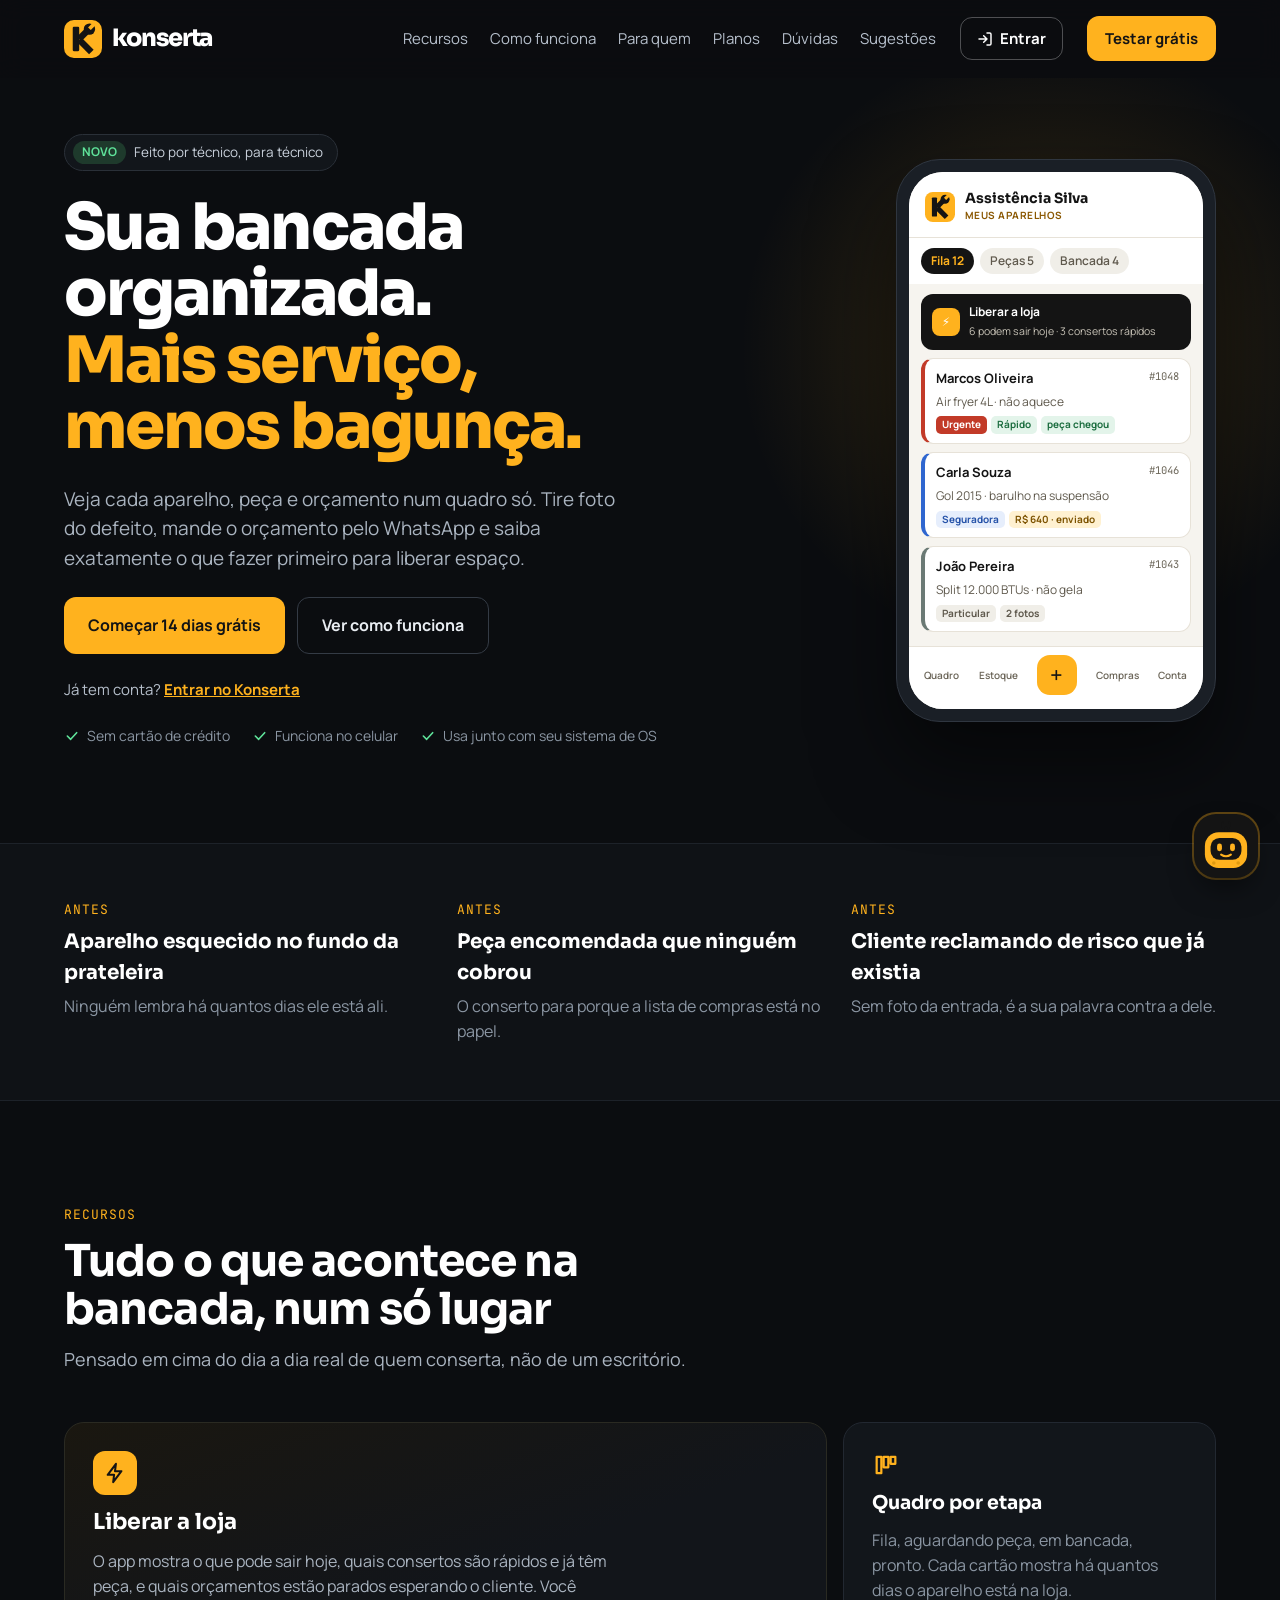
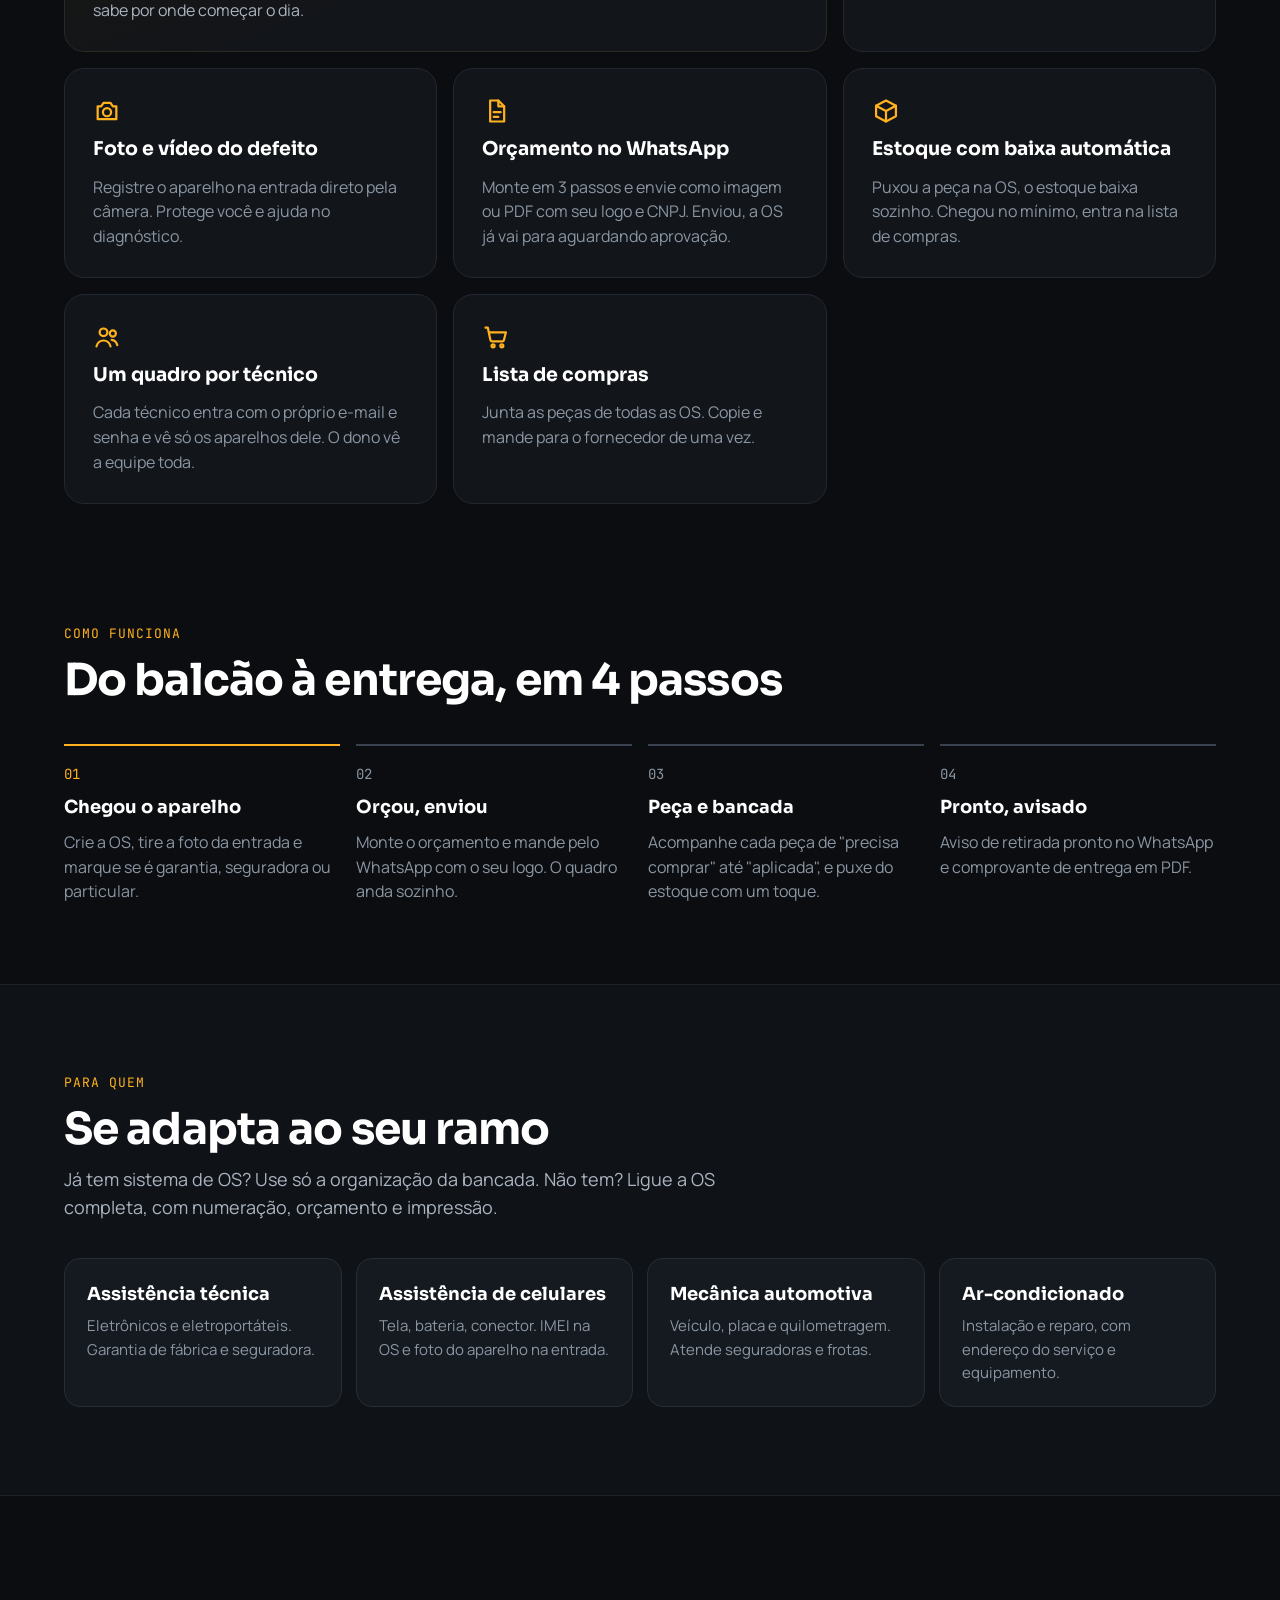
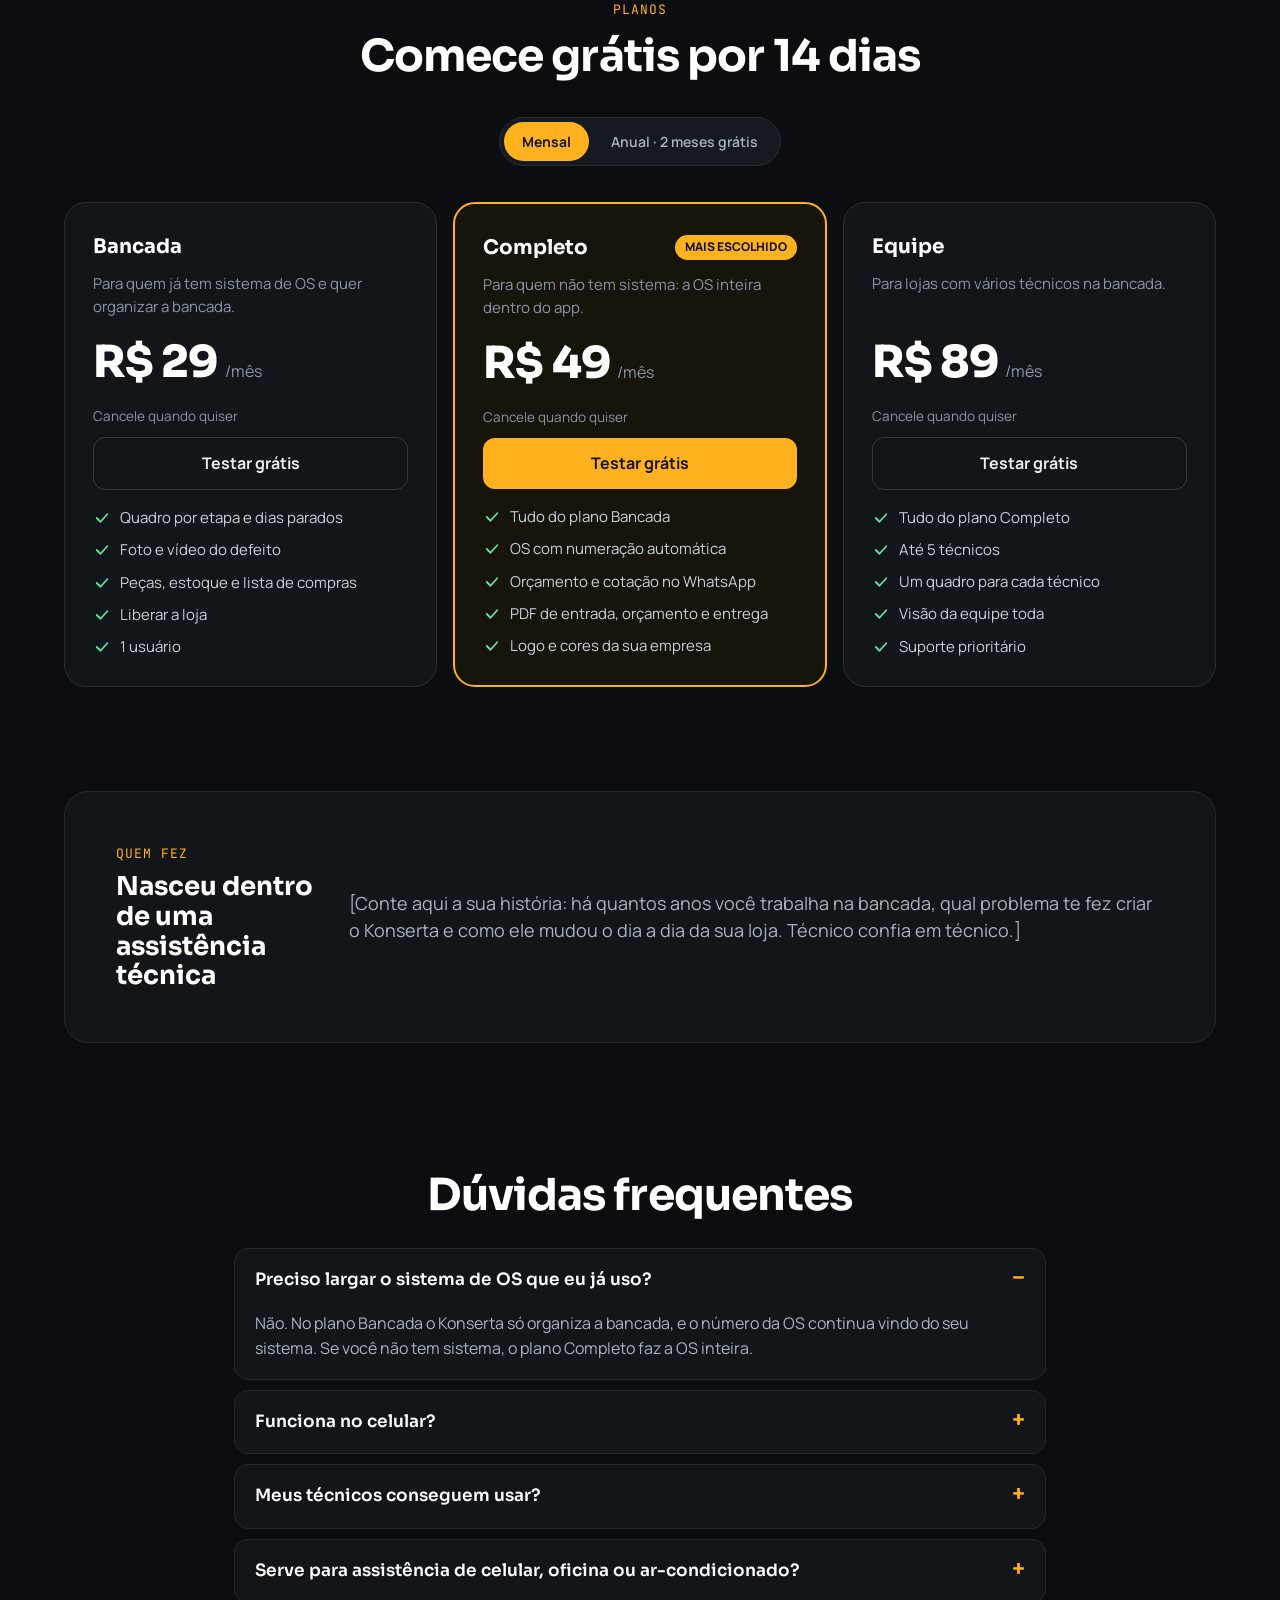
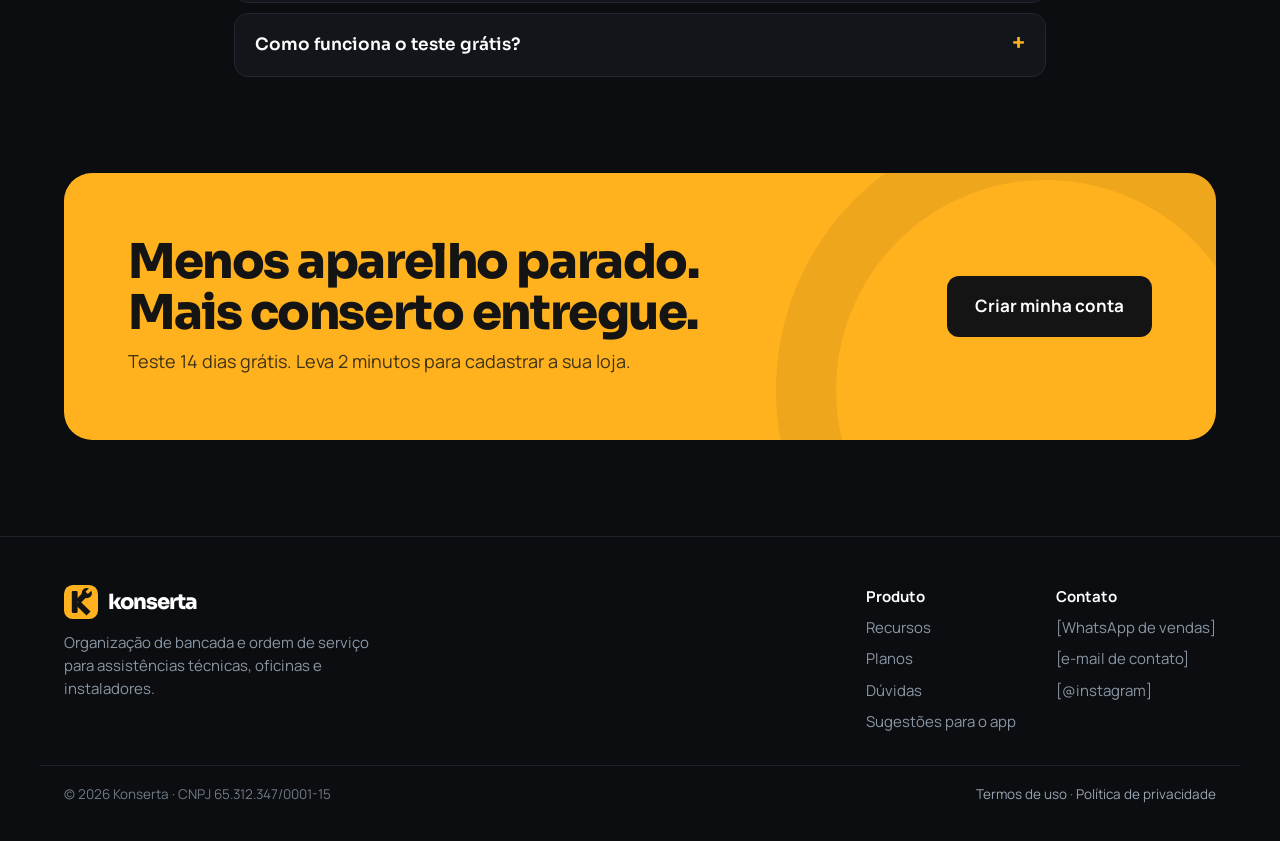
<file: index.html>
<!doctype html>
<html lang="pt-BR">
<head>
<meta charset="utf-8">
<meta name="viewport" content="width=device-width,initial-scale=1">
<title>Konserta — App de Ordem de Serviço para Assistências, Oficinas e Instaladores</title>
<meta name="description" content="Organize a bancada, mande orçamentos pelo WhatsApp com seu logo, controle peças e estoque e saiba o que fazer primeiro para liberar a loja. Teste 14 dias grátis.">
<meta name="theme-color" content="#0b0d10">
<meta property="og:type" content="website">
<meta property="og:title" content="Konserta — sua bancada organizada. Mais serviço, menos bagunça.">
<meta property="og:description" content="App de OS, orçamento e bancada para assistências técnicas, assistências de celulares, oficinas mecânicas e ar-condicionado.">
<meta property="og:locale" content="pt_BR">
<link rel="icon" type="image/svg+xml" href="/icon.svg">
<link rel="preconnect" href="https://fonts.googleapis.com">
<link rel="preconnect" href="https://fonts.gstatic.com" crossorigin>
<link rel="stylesheet" href="https://fonts.googleapis.com/css2?family=Sora:wght@600;700;800&family=Manrope:wght@400;500;600;700&family=JetBrains+Mono:wght@500&display=swap">
<style>
:root{
  --bg:#0b0d10;--bg2:#0f1216;--card:#12161b;--card2:#151a20;--line:#222831;--line2:#2a3038;
  --ink:#e9edf2;--white:#fff;--muted:#8b96a3;--soft:#aab4c0;
  --amber:#ffb21e;--amber-hi:#ffd27a;--graf:#141414;--ok:#5fe39a;
  --display:"Sora",system-ui,sans-serif;--body:"Manrope",system-ui,-apple-system,"Segoe UI",sans-serif;--mono:"JetBrains Mono",ui-monospace,monospace;
}
*{box-sizing:border-box}
html{scroll-behavior:smooth}
body{margin:0;background:var(--bg);color:var(--ink);font-family:var(--body);font-size:16px;line-height:1.55;-webkit-font-smoothing:antialiased;overflow-x:hidden}
img,svg{max-width:100%}
a{color:var(--amber)}a:hover{color:var(--amber-hi)}
:focus-visible{outline:2px solid var(--amber);outline-offset:3px;border-radius:6px}
.wrap{max-width:1200px;margin:0 auto;padding-left:24px;padding-right:24px}
h1,h2,h3{font-family:var(--display);color:var(--white);margin:0;text-wrap:balance}
h2{font-weight:700;font-size:clamp(30px,3.6vw,44px);line-height:1.1;letter-spacing:-.02em}
p{margin:0}
.eyebrow{font-family:var(--mono);color:var(--amber);font-size:13px;letter-spacing:.08em}
.lead{color:var(--soft);font-size:18px}
.head{display:flex;flex-direction:column;gap:12px;max-width:720px}
.btn{display:inline-flex;align-items:center;justify-content:center;gap:8px;font-weight:700;font-size:16px;padding:15px 24px;border-radius:12px;text-decoration:none;transition:transform .15s,background .15s}
.btn:hover{transform:translateY(-1px)}
.btn-amber{background:var(--amber);color:var(--graf)}.btn-amber:hover{background:var(--amber-hi);color:var(--graf)}
.btn-ghost{border:1px solid #343b45;color:var(--ink)}.btn-ghost:hover{border-color:var(--muted);color:var(--white)}
.check{display:flex;align-items:center;gap:7px}
.brand{display:flex;align-items:center;gap:10px;text-decoration:none;color:var(--white)}
.brand b{font-family:var(--display);font-weight:800;letter-spacing:-.045em;font-size:24px}

/* nav */
.nav{position:sticky;top:0;z-index:20;background:rgba(11,13,16,.82);backdrop-filter:blur(12px);-webkit-backdrop-filter:blur(12px);border-bottom:1px solid transparent;transition:border-color .2s}
.nav.scrolled{border-bottom-color:var(--line)}
.nav .wrap{display:flex;align-items:center;gap:24px;padding-top:16px;padding-bottom:16px}
.nav nav{display:flex;gap:22px;margin-left:auto;font-size:15px}
.nav nav a{color:#b7c0cc;text-decoration:none}.nav nav a:hover{color:var(--white)}
.nav .btn{padding:11px 18px;font-size:15px}
.only-sm{display:none}
.nav-login{color:#fff;text-decoration:none;font-weight:700;font-size:15px;border:1.5px solid rgba(255,255,255,.28);border-radius:12px;padding:9px 16px;display:inline-flex;align-items:center;gap:7px;white-space:nowrap}.nav-login:hover{border-color:#ffb21e;color:#ffb21e}
.ja-tem{font-size:15px;color:#b7c0cc}.ja-tem a{color:#ffb21e;font-weight:700}
.menu-btn{display:none;margin-left:auto;background:none;border:1px solid var(--line2);color:var(--ink);border-radius:10px;width:44px;height:44px;align-items:center;justify-content:center;cursor:pointer}

/* hero */
.hero{position:relative;padding-top:56px;padding-bottom:96px;display:flex;flex-wrap:wrap;gap:56px;align-items:center}
.hero::before{content:"";position:absolute;width:620px;height:620px;right:-120px;top:-40px;border-radius:50%;background:radial-gradient(closest-side,rgba(255,178,30,.18),rgba(255,178,30,0));pointer-events:none}
.hero-txt{flex:999 1 480px;min-width:0;position:relative;display:flex;flex-direction:column;gap:24px}
.badge{align-self:flex-start;display:inline-flex;align-items:center;gap:8px;border:1px solid var(--line2);background:var(--card);border-radius:99px;padding:6px 14px 6px 8px;font-size:13.5px;color:#c9d1db}
.badge span{background:#1e3a2c;color:var(--ok);border-radius:99px;padding:2px 9px;font-weight:700;font-size:12px}
h1{font-weight:800;font-size:clamp(38px,5.4vw,64px);line-height:1.04;letter-spacing:-.03em}
h1 em{font-style:normal;color:var(--amber)}
.hero .lead{font-size:19px;max-width:560px}
.ctas{display:flex;gap:12px;flex-wrap:wrap}
.perks{display:flex;gap:22px;flex-wrap:wrap;font-size:14px;color:var(--muted)}

/* phone */
.phone-wrap{flex:1 1 320px;display:flex;justify-content:center;position:relative}
.phone{width:320px;max-width:100%;border-radius:44px;background:#1a1f26;padding:12px;border:1px solid #2f3640;box-shadow:0 40px 80px rgba(0,0,0,.5);animation:float 6s ease-in-out infinite}
@keyframes float{50%{transform:translateY(-10px)}}
.screen{border-radius:34px;background:#f6f4ef;overflow:hidden;color:#141414;font-size:12px}
.s-top{background:#fff;padding:18px 16px 12px;display:flex;align-items:center;gap:10px;border-bottom:1px solid #e7e2d8}
.s-top b{font-family:var(--display);font-size:14px;display:block;line-height:1.15}
.s-top small{font-size:10px;color:#8a5700;font-weight:700;letter-spacing:.05em}
.s-tabs{padding:10px 12px;display:flex;gap:6px;background:#fff}
.s-tabs span{background:#f0eee8;color:#5f594d;border-radius:99px;padding:4px 10px;font-weight:600}
.s-tabs span.on{background:#141414;color:var(--amber);font-weight:700}
.s-list{padding:10px 12px 14px;display:flex;flex-direction:column;gap:8px}
.s-now{background:#141414;color:#fff;border-radius:12px;padding:9px 11px;display:flex;align-items:center;gap:9px}
.s-now i{width:28px;height:28px;border-radius:8px;background:var(--amber);display:flex;align-items:center;justify-content:center;font-style:normal}
.s-now small{color:#c9c4b8;font-size:10.5px}
.s-card{background:#fff;border:1px solid #e7e2d8;border-left:4px solid var(--c);border-radius:12px;padding:9px 11px;display:flex;flex-direction:column;gap:5px}
.s-card .r{display:flex;justify-content:space-between}
.s-card .r b{font-size:13px}.s-card .r span{font-family:var(--mono);color:#6b6558;font-size:10.5px}
.s-card .d{color:#5f594d}
.tags{display:flex;gap:4px;flex-wrap:wrap}
.tags span{border-radius:5px;padding:1px 6px;font-weight:700;font-size:10px}
.s-bar{background:#fff;border-top:1px solid #e7e2d8;display:flex;justify-content:space-around;align-items:center;padding:8px 6px 14px;color:#6b6558;font-size:10px;font-weight:600}
.s-bar .plus{width:40px;height:40px;border-radius:13px;background:var(--amber);color:#141414;display:flex;align-items:center;justify-content:center;font-size:22px;font-weight:500}

/* problema */
.band{background:var(--bg2);border-top:1px solid #1d2229;border-bottom:1px solid #1d2229}
.grid-auto{display:grid;grid-template-columns:repeat(auto-fit,minmax(240px,1fr));gap:28px}
.pain{display:flex;flex-direction:column;gap:6px}
.pain b{font-family:var(--display);font-size:20px;color:var(--white)}
.pain .x{color:var(--muted)}
section{scroll-margin-top:80px}

/* recursos */
.features{display:grid;grid-template-columns:repeat(auto-fit,minmax(300px,1fr));gap:16px}
.feat{background:var(--card);border:1px solid var(--line);border-radius:20px;padding:28px;display:flex;flex-direction:column;gap:10px;min-width:0;transition:border-color .2s,transform .2s}
.feat:hover{border-color:#3a4250;transform:translateY(-2px)}
.feat h3{font-size:19px}
.feat p{color:var(--muted)}
.feat.big{grid-column:span 2;background:linear-gradient(160deg,#1a1710,#12151a 60%);border-color:#2a2a22}
.feat.big h3{font-size:22px}.feat.big p{color:var(--soft);max-width:520px}
.feat .ico{width:44px;height:44px;border-radius:12px;background:var(--amber);display:flex;align-items:center;justify-content:center}
@media (max-width:700px){.feat.big{grid-column:auto}}

/* passos */
.steps{list-style:none;margin:0;padding:0;display:grid;grid-template-columns:repeat(auto-fit,minmax(230px,1fr));gap:16px}
.steps li{border-top:2px solid #3a4250;padding-top:18px;display:flex;flex-direction:column;gap:8px}
.steps li:first-child{border-top-color:var(--amber)}
.steps .n{font-family:var(--mono);color:var(--muted);font-size:14px}.steps li:first-child .n{color:var(--amber)}
.steps b{font-family:var(--display);color:var(--white);font-size:18px}
.steps span:last-child{color:var(--muted)}

/* ramos */
.ramos{display:grid;grid-template-columns:repeat(auto-fit,minmax(240px,1fr));gap:14px}
.ramo{background:var(--card2);border:1px solid #262d36;border-radius:16px;padding:22px;display:flex;flex-direction:column;gap:6px}
.ramo b{font-family:var(--display);color:var(--white);font-size:18px}
.ramo span{color:var(--muted);font-size:15px}

/* planos */
.toggle{display:flex;gap:4px;background:var(--card2);border:1px solid #262d36;border-radius:99px;padding:4px}
.toggle button{border:0;border-radius:99px;padding:10px 18px;font:600 14px var(--body);cursor:pointer;background:transparent;color:var(--soft)}
.toggle button[aria-pressed="true"]{background:var(--amber);color:var(--graf);font-weight:700}
.plans{width:100%;display:grid;grid-template-columns:repeat(auto-fit,minmax(280px,1fr));gap:16px}
.plan{background:var(--card);border:1px solid #262d36;border-radius:22px;padding:28px;display:flex;flex-direction:column;gap:10px;min-width:0}
.plan.top{background:#17140c;border:2px solid var(--amber)}
.plan .t{display:flex;align-items:center;justify-content:space-between;gap:8px}
.plan .t b{font-family:var(--display);font-size:20px;color:var(--white)}
.plan .tag{background:var(--amber);color:var(--graf);border-radius:99px;padding:3px 10px;font-size:12px;font-weight:800}
.plan .para{color:var(--muted);font-size:15px;min-height:46px}
.price{display:flex;align-items:baseline;gap:6px}
.price strong{font-family:var(--display);font-weight:800;font-size:44px;color:var(--white);letter-spacing:-.02em}
.price span{color:var(--muted)}
.plan .obs{color:var(--muted);font-size:13.5px;min-height:20px}
.plan .btn{padding:13px}
.plan ul{list-style:none;margin:6px 0 0;padding:0;display:flex;flex-direction:column;gap:9px}
.plan li{display:flex;gap:9px;color:#c9d1db;font-size:15px}
.plan li svg{flex:0 0 auto;margin-top:3px}

/* história */
.story{background:var(--card);border:1px solid var(--line);border-radius:24px;padding:clamp(28px,4vw,56px);display:flex;flex-wrap:wrap;gap:32px;align-items:center}
.story>div{flex:1 1 200px;display:flex;flex-direction:column;gap:8px}
.story>div b{font-family:var(--display);color:var(--white);font-size:26px;line-height:1.15}
.story p{flex:999 1 420px;min-width:0;color:var(--soft);font-size:18px}

/* faq */
.faq{display:flex;flex-direction:column;gap:10px}
.faq details{background:var(--card);border:1px solid var(--line);border-radius:14px}
.faq summary{list-style:none;cursor:pointer;color:var(--white);padding:18px 20px;display:flex;justify-content:space-between;gap:16px;font-family:var(--display);font-weight:600;font-size:17px}
.faq summary::-webkit-details-marker{display:none}
.faq summary::after{content:"+";color:var(--amber);font-size:22px;line-height:1;transition:transform .2s}
.faq details[open] summary::after{content:"−"}
.faq details p{padding:0 20px 18px;color:var(--soft)}

/* cta */
.cta{position:relative;overflow:hidden;border-radius:28px;background:var(--amber);color:var(--graf);padding:clamp(36px,5vw,72px);display:flex;flex-wrap:wrap;gap:28px;align-items:center;justify-content:space-between}
.cta::after{content:"";position:absolute;width:420px;height:420px;right:-100px;bottom:-220px;border-radius:50%;border:60px solid rgba(20,20,20,.07);pointer-events:none}
.cta div{flex:999 1 420px;min-width:0;display:flex;flex-direction:column;gap:10px;position:relative}
.cta h2{color:var(--graf);font-weight:800;font-size:clamp(30px,4vw,48px);line-height:1.05;letter-spacing:-.03em}
.cta p{font-size:18px;color:#3d3216}
.cta .btn{position:relative;background:var(--graf);color:#fff;font-size:17px;padding:17px 28px}.cta .btn:hover{background:#000;color:#fff}

/* footer */
footer{border-top:1px solid #1d2229}
.foot{display:flex;flex-wrap:wrap;gap:40px;justify-content:space-between;padding-top:48px;padding-bottom:32px}
.foot .col{display:flex;flex-direction:column;gap:8px;font-size:15px}
.foot .col b{color:var(--white)}
.foot .col a,.foot .col span{color:var(--muted);text-decoration:none}.foot .col a:hover{color:var(--white)}
.legal a{color:#9aa4b0;text-decoration:none}.legal a:hover{color:#ffb21e}
.legal{border-top:1px solid #1d2229;display:flex;flex-wrap:wrap;gap:16px;justify-content:space-between;color:#6f7a87;font-size:13.5px;padding-top:18px;padding-bottom:36px}

/* reveal */
.reveal{transition:opacity .6s ease,transform .6s ease}
.js .reveal:not(.in){opacity:0;transform:translateY(18px)}

@media (max-width:860px){
  .nav nav{display:none;position:absolute;top:100%;left:0;right:0;flex-direction:column;gap:0;background:var(--bg);border-bottom:1px solid var(--line);padding:8px 24px 16px}
  .nav nav.open{display:flex}
  .nav nav a{padding:12px 0;border-bottom:1px solid #1a1f26}
  .menu-btn{display:inline-flex}
  .nav .btn{padding:9px 14px;font-size:14px}
  .nav-login{padding:8px 12px;font-size:14px}
  .menu-btn{order:5;margin-left:0}
  .brand{margin-right:auto}
  .nav .wrap{gap:10px}
  .nav .btn,.nav-login{white-space:nowrap}
  .nav nav a.only-sm{display:block;color:#ffb21e;font-weight:700}
}
@media (max-width:400px){
  .brand b{display:none}
}
@media (prefers-reduced-motion:reduce){.phone{animation:none}.reveal,.btn,.feat{transition:none}.js .reveal:not(.in){opacity:1;transform:none}html{scroll-behavior:auto}}
</style>
</head>
<body>

<header class="nav" id="nav">
  <div class="wrap">
    <a href="#topo" class="brand" aria-label="Konserta, início">
      <svg width="38" height="38" viewBox="0 0 100 100" aria-hidden="true"><rect width="100" height="100" rx="26" fill="#ffb21e"/><rect x="23" y="18" width="17" height="64" rx="3" fill="#141414"/><path d="M40 52 L72 84" stroke="#141414" stroke-width="17"/><path d="M40 50 L59 31" stroke="#141414" stroke-width="17"/><circle cx="67" cy="24" r="15" fill="#141414"/><rect x="69" y="6" width="10" height="20" fill="#ffb21e" transform="rotate(45 74 16)"/></svg>
      <b>konserta</b>
    </a>
    <button class="menu-btn" id="menuBtn" type="button" aria-label="Abrir menu" aria-expanded="false" aria-controls="menu">
      <svg width="22" height="22" viewBox="0 0 24 24" fill="none" stroke="currentColor" stroke-width="2" stroke-linecap="round" aria-hidden="true"><path d="M4 7h16M4 12h16M4 17h16"/></svg>
    </button>
    <nav id="menu" aria-label="Principal">
      <a href="#recursos">Recursos</a>
      <a href="#como">Como funciona</a>
      <a href="#ramos">Para quem</a>
      <a href="#planos">Planos</a>
      <a href="#duvidas">Dúvidas</a>
      <a href="/sugestoes">Sugestões</a>
      <a href="/entrar" class="only-sm">Entrar</a>
    </nav>
    <a href="/entrar" class="nav-login"><svg width="16" height="16" viewBox="0 0 24 24" fill="none" stroke="currentColor" stroke-width="2.2" stroke-linecap="round" stroke-linejoin="round" aria-hidden="true"><path d="M15 3h4a2 2 0 0 1 2 2v14a2 2 0 0 1-2 2h-4M10 17l5-5-5-5M15 12H3"/></svg>Entrar</a>
    <a href="/cadastro" class="btn btn-amber">Testar grátis</a>
  </div>
</header>

<main id="topo">
  <section class="wrap hero">
    <div class="hero-txt">
      <span class="badge"><span>NOVO</span>Feito por técnico, para técnico</span>
      <h1>Sua bancada organizada.<br><em>Mais serviço,<br>menos bagunça.</em></h1>
      <p class="lead">Veja cada aparelho, peça e orçamento num quadro só. Tire foto do defeito, mande o orçamento pelo WhatsApp e saiba exatamente o que fazer primeiro para liberar espaço.</p>
      <div class="ctas">
        <a href="/cadastro" class="btn btn-amber">Começar 14 dias grátis</a>
        <a href="#como" class="btn btn-ghost">Ver como funciona</a>
      </div>
      <p class="ja-tem">Já tem conta? <a href="/entrar">Entrar no Konserta</a></p>
      <div class="perks">
        <span class="check"><svg width="16" height="16" viewBox="0 0 24 24" fill="none" stroke="#5fe39a" stroke-width="2.4" stroke-linecap="round" stroke-linejoin="round" aria-hidden="true"><path d="M5 12l5 5 9-10"/></svg>Sem cartão de crédito</span>
        <span class="check"><svg width="16" height="16" viewBox="0 0 24 24" fill="none" stroke="#5fe39a" stroke-width="2.4" stroke-linecap="round" stroke-linejoin="round" aria-hidden="true"><path d="M5 12l5 5 9-10"/></svg>Funciona no celular</span>
        <span class="check"><svg width="16" height="16" viewBox="0 0 24 24" fill="none" stroke="#5fe39a" stroke-width="2.4" stroke-linecap="round" stroke-linejoin="round" aria-hidden="true"><path d="M5 12l5 5 9-10"/></svg>Usa junto com seu sistema de OS</span>
      </div>
    </div>

    <div class="phone-wrap" aria-hidden="true">
      <div class="phone"><div class="screen">
        <div class="s-top">
          <svg width="30" height="30" viewBox="0 0 100 100"><rect width="100" height="100" rx="26" fill="#ffb21e"/><rect x="23" y="18" width="17" height="64" rx="3" fill="#141414"/><path d="M40 52 L72 84" stroke="#141414" stroke-width="17"/><path d="M40 50 L59 31" stroke="#141414" stroke-width="17"/><circle cx="67" cy="24" r="15" fill="#141414"/><rect x="69" y="6" width="10" height="20" fill="#ffb21e" transform="rotate(45 74 16)"/></svg>
          <span><b>Assistência Silva</b><small>MEUS APARELHOS</small></span>
        </div>
        <div class="s-tabs"><span class="on">Fila 12</span><span>Peças 5</span><span>Bancada 4</span></div>
        <div class="s-list">
          <div class="s-now"><i>⚡</i><span><b>Liberar a loja</b><br><small>6 podem sair hoje · 3 consertos rápidos</small></span></div>
          <div class="s-card" style="--c:#c23a28"><div class="r"><b>Marcos Oliveira</b><span>#1048</span></div><span class="d">Air fryer 4L · não aquece</span><div class="tags"><span style="background:#c23a28;color:#fff">Urgente</span><span style="background:#e3f4ea;color:#1d6e40">Rápido</span><span style="background:#e3f4ea;color:#1d6e40">peça chegou</span></div></div>
          <div class="s-card" style="--c:#2f66cf"><div class="r"><b>Carla Souza</b><span>#1046</span></div><span class="d">Gol 2015 · barulho na suspensão</span><div class="tags"><span style="background:#e6eefc;color:#2552a8">Seguradora</span><span style="background:#fff1d1;color:#7d5300">R$ 640 · enviado</span></div></div>
          <div class="s-card" style="--c:#6b7a75"><div class="r"><b>João Pereira</b><span>#1043</span></div><span class="d">Split 12.000 BTUs · não gela</span><div class="tags"><span style="background:#f0eee8;color:#5f594d">Particular</span><span style="background:#f0eee8;color:#5f594d">2 fotos</span></div></div>
        </div>
        <div class="s-bar"><span>Quadro</span><span>Estoque</span><span class="plus">+</span><span>Compras</span><span>Conta</span></div>
      </div></div>
    </div>
  </section>

  <section class="band">
    <div class="wrap grid-auto" style="padding-top:56px;padding-bottom:56px">
      <div class="pain reveal"><span class="eyebrow">ANTES</span><b>Aparelho esquecido no fundo da prateleira</b><span class="x">Ninguém lembra há quantos dias ele está ali.</span></div>
      <div class="pain reveal"><span class="eyebrow">ANTES</span><b>Peça encomendada que ninguém cobrou</b><span class="x">O conserto para porque a lista de compras está no papel.</span></div>
      <div class="pain reveal"><span class="eyebrow">ANTES</span><b>Cliente reclamando de risco que já existia</b><span class="x">Sem foto da entrada, é a sua palavra contra a dele.</span></div>
    </div>
  </section>

  <section id="recursos" class="wrap" style="padding-top:104px;padding-bottom:40px;display:flex;flex-direction:column;gap:48px">
    <div class="head reveal">
      <span class="eyebrow">RECURSOS</span>
      <h2>Tudo o que acontece na bancada, num só lugar</h2>
      <p class="lead">Pensado em cima do dia a dia real de quem conserta, não de um escritório.</p>
    </div>
    <div class="features">
      <article class="feat big reveal">
        <span class="ico"><svg width="22" height="22" viewBox="0 0 24 24" fill="none" stroke="#141414" stroke-width="2.2" stroke-linecap="round" stroke-linejoin="round" aria-hidden="true"><path d="M13 2L4 14h7l-1 8 9-12h-7z"/></svg></span>
        <h3>Liberar a loja</h3>
        <p>O app mostra o que pode sair hoje, quais consertos são rápidos e já têm peça, e quais orçamentos estão parados esperando o cliente. Você sabe por onde começar o dia.</p>
      </article>
      <article class="feat reveal">
        <svg width="28" height="28" viewBox="0 0 24 24" fill="none" stroke="#ffb21e" stroke-width="1.9" stroke-linecap="round" stroke-linejoin="round" aria-hidden="true"><path d="M4 5h4v14H4zM10 5h4v9h-4zM16 5h4v6h-4z"/></svg>
        <h3>Quadro por etapa</h3>
        <p>Fila, aguardando peça, em bancada, pronto. Cada cartão mostra há quantos dias o aparelho está na loja.</p>
      </article>
      <article class="feat reveal">
        <svg width="28" height="28" viewBox="0 0 24 24" fill="none" stroke="#ffb21e" stroke-width="1.9" stroke-linecap="round" stroke-linejoin="round" aria-hidden="true"><path d="M4 8h3l2-3h6l2 3h3v11H4z"/><circle cx="12" cy="13" r="3.5"/></svg>
        <h3>Foto e vídeo do defeito</h3>
        <p>Registre o aparelho na entrada direto pela câmera. Protege você e ajuda no diagnóstico.</p>
      </article>
      <article class="feat reveal">
        <svg width="28" height="28" viewBox="0 0 24 24" fill="none" stroke="#ffb21e" stroke-width="1.9" stroke-linecap="round" stroke-linejoin="round" aria-hidden="true"><path d="M7 3h7l5 5v13H7z"/><path d="M14 3v5h5M10 13h6M10 17h4"/></svg>
        <h3>Orçamento no WhatsApp</h3>
        <p>Monte em 3 passos e envie como imagem ou PDF com seu logo e CNPJ. Enviou, a OS já vai para aguardando aprovação.</p>
      </article>
      <article class="feat reveal">
        <svg width="28" height="28" viewBox="0 0 24 24" fill="none" stroke="#ffb21e" stroke-width="1.9" stroke-linecap="round" stroke-linejoin="round" aria-hidden="true"><path d="M3.5 7.5L12 3l8.5 4.5v9L12 21l-8.5-4.5z"/><path d="M3.5 7.5L12 12l8.5-4.5M12 12v9"/></svg>
        <h3>Estoque com baixa automática</h3>
        <p>Puxou a peça na OS, o estoque baixa sozinho. Chegou no mínimo, entra na lista de compras.</p>
      </article>
      <article class="feat reveal">
        <svg width="28" height="28" viewBox="0 0 24 24" fill="none" stroke="#ffb21e" stroke-width="1.9" stroke-linecap="round" stroke-linejoin="round" aria-hidden="true"><circle cx="9" cy="8" r="3.3"/><path d="M3 20c.9-3.4 3.2-5 6-5s5.1 1.6 6 5"/><circle cx="17" cy="9" r="2.6"/><path d="M16 14.5c2.3.2 4 1.7 4.8 4.5"/></svg>
        <h3>Um quadro por técnico</h3>
        <p>Cada técnico entra com o próprio e-mail e senha e vê só os aparelhos dele. O dono vê a equipe toda.</p>
      </article>
      <article class="feat reveal">
        <svg width="28" height="28" viewBox="0 0 24 24" fill="none" stroke="#ffb21e" stroke-width="1.9" stroke-linecap="round" stroke-linejoin="round" aria-hidden="true"><path d="M3 4h2l2.2 10.5a1.5 1.5 0 0 0 1.5 1.2h8.6a1.5 1.5 0 0 0 1.5-1.2L20.5 8H6.2"/><circle cx="9.5" cy="19.5" r="1.3"/><circle cx="17" cy="19.5" r="1.3"/></svg>
        <h3>Lista de compras</h3>
        <p>Junta as peças de todas as OS. Copie e mande para o fornecedor de uma vez.</p>
      </article>
    </div>
  </section>

  <section id="como" class="wrap" style="padding-top:80px;padding-bottom:80px;display:flex;flex-direction:column;gap:40px">
    <div class="head reveal"><span class="eyebrow">COMO FUNCIONA</span><h2>Do balcão à entrega, em 4 passos</h2></div>
    <ol class="steps">
      <li class="reveal"><span class="n">01</span><b>Chegou o aparelho</b><span>Crie a OS, tire a foto da entrada e marque se é garantia, seguradora ou particular.</span></li>
      <li class="reveal"><span class="n">02</span><b>Orçou, enviou</b><span>Monte o orçamento e mande pelo WhatsApp com o seu logo. O quadro anda sozinho.</span></li>
      <li class="reveal"><span class="n">03</span><b>Peça e bancada</b><span>Acompanhe cada peça de "precisa comprar" até "aplicada", e puxe do estoque com um toque.</span></li>
      <li class="reveal"><span class="n">04</span><b>Pronto, avisado</b><span>Aviso de retirada pronto no WhatsApp e comprovante de entrega em PDF.</span></li>
    </ol>
  </section>

  <section id="ramos" class="band">
    <div class="wrap" style="padding-top:88px;padding-bottom:88px;display:flex;flex-direction:column;gap:36px">
      <div class="head reveal">
        <span class="eyebrow">PARA QUEM</span>
        <h2>Se adapta ao seu ramo</h2>
        <p class="lead">Já tem sistema de OS? Use só a organização da bancada. Não tem? Ligue a OS completa, com numeração, orçamento e impressão.</p>
      </div>
      <div class="ramos">
        <div class="ramo reveal"><b>Assistência técnica</b><span>Eletrônicos e eletroportáteis. Garantia de fábrica e seguradora.</span></div>
        <div class="ramo reveal"><b>Assistência de celulares</b><span>Tela, bateria, conector. IMEI na OS e foto do aparelho na entrada.</span></div>
        <div class="ramo reveal"><b>Mecânica automotiva</b><span>Veículo, placa e quilometragem. Atende seguradoras e frotas.</span></div>
        <div class="ramo reveal"><b>Ar-condicionado</b><span>Instalação e reparo, com endereço do serviço e equipamento.</span></div>
      </div>
    </div>
  </section>

  <section id="planos" class="wrap" style="padding-top:104px;padding-bottom:80px;display:flex;flex-direction:column;gap:36px;align-items:center">
    <div class="head reveal" style="align-items:center;text-align:center"><span class="eyebrow">PLANOS</span><h2>Comece grátis por 14 dias</h2></div>
    <div class="toggle" role="group" aria-label="Período de cobrança">
      <button type="button" data-periodo="mensal" aria-pressed="true">Mensal</button>
      <button type="button" data-periodo="anual" aria-pressed="false">Anual · 2 meses grátis</button>
    </div>
    <div class="plans">
      <div class="plan reveal" data-mensal="29">
        <div class="t"><b>Bancada</b></div>
        <span class="para">Para quem já tem sistema de OS e quer organizar a bancada.</span>
        <div class="price"><strong>R$ 29</strong><span>/mês</span></div>
        <span class="obs">Cancele quando quiser</span>
        <a href="/cadastro" class="btn btn-ghost">Testar grátis</a>
        <ul><li><svg width="18" height="18" viewBox="0 0 24 24" fill="none" stroke="#5fe39a" stroke-width="2.4" stroke-linecap="round" stroke-linejoin="round" aria-hidden="true"><path d="M5 12l5 5 9-10"/></svg>Quadro por etapa e dias parados</li><li><svg width="18" height="18" viewBox="0 0 24 24" fill="none" stroke="#5fe39a" stroke-width="2.4" stroke-linecap="round" stroke-linejoin="round" aria-hidden="true"><path d="M5 12l5 5 9-10"/></svg>Foto e vídeo do defeito</li><li><svg width="18" height="18" viewBox="0 0 24 24" fill="none" stroke="#5fe39a" stroke-width="2.4" stroke-linecap="round" stroke-linejoin="round" aria-hidden="true"><path d="M5 12l5 5 9-10"/></svg>Peças, estoque e lista de compras</li><li><svg width="18" height="18" viewBox="0 0 24 24" fill="none" stroke="#5fe39a" stroke-width="2.4" stroke-linecap="round" stroke-linejoin="round" aria-hidden="true"><path d="M5 12l5 5 9-10"/></svg>Liberar a loja</li><li><svg width="18" height="18" viewBox="0 0 24 24" fill="none" stroke="#5fe39a" stroke-width="2.4" stroke-linecap="round" stroke-linejoin="round" aria-hidden="true"><path d="M5 12l5 5 9-10"/></svg>1 usuário</li></ul>
      </div>
      <div class="plan top reveal" data-mensal="49">
        <div class="t"><b>Completo</b><span class="tag">MAIS ESCOLHIDO</span></div>
        <span class="para">Para quem não tem sistema: a OS inteira dentro do app.</span>
        <div class="price"><strong>R$ 49</strong><span>/mês</span></div>
        <span class="obs">Cancele quando quiser</span>
        <a href="/cadastro" class="btn btn-amber">Testar grátis</a>
        <ul><li><svg width="18" height="18" viewBox="0 0 24 24" fill="none" stroke="#5fe39a" stroke-width="2.4" stroke-linecap="round" stroke-linejoin="round" aria-hidden="true"><path d="M5 12l5 5 9-10"/></svg>Tudo do plano Bancada</li><li><svg width="18" height="18" viewBox="0 0 24 24" fill="none" stroke="#5fe39a" stroke-width="2.4" stroke-linecap="round" stroke-linejoin="round" aria-hidden="true"><path d="M5 12l5 5 9-10"/></svg>OS com numeração automática</li><li><svg width="18" height="18" viewBox="0 0 24 24" fill="none" stroke="#5fe39a" stroke-width="2.4" stroke-linecap="round" stroke-linejoin="round" aria-hidden="true"><path d="M5 12l5 5 9-10"/></svg>Orçamento e cotação no WhatsApp</li><li><svg width="18" height="18" viewBox="0 0 24 24" fill="none" stroke="#5fe39a" stroke-width="2.4" stroke-linecap="round" stroke-linejoin="round" aria-hidden="true"><path d="M5 12l5 5 9-10"/></svg>PDF de entrada, orçamento e entrega</li><li><svg width="18" height="18" viewBox="0 0 24 24" fill="none" stroke="#5fe39a" stroke-width="2.4" stroke-linecap="round" stroke-linejoin="round" aria-hidden="true"><path d="M5 12l5 5 9-10"/></svg>Logo e cores da sua empresa</li></ul>
      </div>
      <div class="plan reveal" data-mensal="89">
        <div class="t"><b>Equipe</b></div>
        <span class="para">Para lojas com vários técnicos na bancada.</span>
        <div class="price"><strong>R$ 89</strong><span>/mês</span></div>
        <span class="obs">Cancele quando quiser</span>
        <a href="/cadastro" class="btn btn-ghost">Testar grátis</a>
        <ul><li><svg width="18" height="18" viewBox="0 0 24 24" fill="none" stroke="#5fe39a" stroke-width="2.4" stroke-linecap="round" stroke-linejoin="round" aria-hidden="true"><path d="M5 12l5 5 9-10"/></svg>Tudo do plano Completo</li><li><svg width="18" height="18" viewBox="0 0 24 24" fill="none" stroke="#5fe39a" stroke-width="2.4" stroke-linecap="round" stroke-linejoin="round" aria-hidden="true"><path d="M5 12l5 5 9-10"/></svg>Até 5 técnicos</li><li><svg width="18" height="18" viewBox="0 0 24 24" fill="none" stroke="#5fe39a" stroke-width="2.4" stroke-linecap="round" stroke-linejoin="round" aria-hidden="true"><path d="M5 12l5 5 9-10"/></svg>Um quadro para cada técnico</li><li><svg width="18" height="18" viewBox="0 0 24 24" fill="none" stroke="#5fe39a" stroke-width="2.4" stroke-linecap="round" stroke-linejoin="round" aria-hidden="true"><path d="M5 12l5 5 9-10"/></svg>Visão da equipe toda</li><li><svg width="18" height="18" viewBox="0 0 24 24" fill="none" stroke="#5fe39a" stroke-width="2.4" stroke-linecap="round" stroke-linejoin="round" aria-hidden="true"><path d="M5 12l5 5 9-10"/></svg>Suporte prioritário</li></ul>
      </div>
    </div>
  </section>

  <section class="wrap" style="padding-top:24px;padding-bottom:88px">
    <div class="story reveal">
      <div><span class="eyebrow">QUEM FEZ</span><b>Nasceu dentro de uma assistência técnica</b></div>
      <p>[Conte aqui a sua história: há quantos anos você trabalha na bancada, qual problema te fez criar o Konserta e como ele mudou o dia a dia da sua loja. Técnico confia em técnico.]</p>
    </div>
  </section>

  <section id="duvidas" class="wrap" style="max-width:860px;padding-top:40px;padding-bottom:96px;display:flex;flex-direction:column;gap:28px">
    <h2 style="text-align:center">Dúvidas frequentes</h2>
    <div class="faq">
      <details open><summary>Preciso largar o sistema de OS que eu já uso?</summary><p>Não. No plano Bancada o Konserta só organiza a bancada, e o número da OS continua vindo do seu sistema. Se você não tem sistema, o plano Completo faz a OS inteira.</p></details>
      <details><summary>Funciona no celular?</summary><p>Sim. Foi feito para ser usado com o celular na mão, na bancada: tire foto, mude a etapa e mande o orçamento sem ir até o computador.</p></details>
      <details><summary>Meus técnicos conseguem usar?</summary><p>Sim. Cada pessoa entra com o próprio e-mail e senha. O dono cadastra a equipe, escolhe a função de cada um (gerente, atendente, técnico, financeiro), e o técnico vê só os aparelhos dele.</p></details>
      <details><summary>Serve para assistência de celular, oficina ou ar-condicionado?</summary><p>Serve. No cadastro você escolhe o ramo, e os campos mudam: IMEI na assistência de celulares, veículo, placa e quilometragem na oficina, endereço do serviço no ar-condicionado.</p></details>
      <details><summary>Como funciona o teste grátis?</summary><p>Você usa tudo por 14 dias sem cadastrar cartão. Se gostar, escolhe um plano. Se não, sua conta só para de funcionar.</p></details>
    </div>
  </section>

  <section id="comecar" class="wrap" style="padding-bottom:96px">
    <div class="cta reveal">
      <div>
        <h2>Menos aparelho parado.<br>Mais conserto entregue.</h2>
        <p>Teste 14 dias grátis. Leva 2 minutos para cadastrar a sua loja.</p>
      </div>
      <a href="/cadastro" class="btn">Criar minha conta</a>
    </div>
  </section>
</main>

<footer>
  <div class="wrap foot">
    <div class="col" style="flex:1 1 260px;gap:12px">
      <a href="#topo" class="brand"><svg width="34" height="34" viewBox="0 0 100 100" aria-hidden="true"><rect width="100" height="100" rx="26" fill="#ffb21e"/><rect x="23" y="18" width="17" height="64" rx="3" fill="#141414"/><path d="M40 52 L72 84" stroke="#141414" stroke-width="17"/><path d="M40 50 L59 31" stroke="#141414" stroke-width="17"/><circle cx="67" cy="24" r="15" fill="#141414"/><rect x="69" y="6" width="10" height="20" fill="#ffb21e" transform="rotate(45 74 16)"/></svg><b style="font-size:21px">konserta</b></a>
      <span style="max-width:320px">Organização de bancada e ordem de serviço para assistências técnicas, oficinas e instaladores.</span>
    </div>
    <div class="col"><b>Produto</b><a href="#recursos">Recursos</a><a href="#planos">Planos</a><a href="#duvidas">Dúvidas</a><a href="/sugestoes">Sugestões para o app</a></div>
    <div class="col"><b>Contato</b><span>[WhatsApp de vendas]</span><span>[e-mail de contato]</span><span>[@instagram]</span></div>
  </div>
  <div class="wrap legal">
    <span>© <span id="ano">2026</span> Konserta · CNPJ 65.312.347/0001-15</span>
    <span><a href="/termos">Termos de uso</a> · <a href="/privacidade">Política de privacidade</a></span>
  </div>
</footer>

<script>
document.documentElement.classList.add("js");
// menu do celular
const menuBtn=document.getElementById("menuBtn"),menu=document.getElementById("menu");
menuBtn.addEventListener("click",()=>{const o=menu.classList.toggle("open");menuBtn.setAttribute("aria-expanded",o)});
menu.querySelectorAll("a").forEach(a=>a.addEventListener("click",()=>{menu.classList.remove("open");menuBtn.setAttribute("aria-expanded","false")}));
// borda do menu ao rolar
const nav=document.getElementById("nav");
addEventListener("scroll",()=>nav.classList.toggle("scrolled",scrollY>8),{passive:true});
// mensal / anual
document.querySelectorAll("[data-periodo]").forEach(b=>b.addEventListener("click",()=>{
  const anual=b.dataset.periodo==="anual";
  document.querySelectorAll("[data-periodo]").forEach(x=>x.setAttribute("aria-pressed",String(x===b)));
  document.querySelectorAll(".plan").forEach(p=>{const m=+p.dataset.mensal;
    p.querySelector(".price strong").textContent="R$ "+(anual?Math.round(m*10/12):m);
    p.querySelector(".obs").textContent=anual?"R$ "+(m*10)+" cobrados por ano":"Cancele quando quiser"});
}));
// animação ao aparecer
if("IntersectionObserver" in window){
  const io=new IntersectionObserver(es=>es.forEach(e=>{if(e.isIntersecting){e.target.classList.add("in");io.unobserve(e.target)}}),{threshold:.12});
  document.querySelectorAll(".reveal").forEach(el=>io.observe(el));
}else document.querySelectorAll(".reveal").forEach(el=>el.classList.add("in"));
document.getElementById("ano").textContent=new Date().getFullYear();
</script>
<link rel="stylesheet" href="/kon-site.css">
<script src="/kon-site.js" data-whatsapp="" data-sb-url="https://zmukthcmbjphfyxzasme.supabase.co" data-sb-key="eyJhbGciOiJIUzI1NiIsInR5cCI6IkpXVCJ9.eyJpc3MiOiJzdXBhYmFzZSIsInJlZiI6InptdWt0aGNtYmpwaGZ5eHphc21lIiwicm9sZSI6ImFub24iLCJpYXQiOjE3OTI2MjM0MjcsImV4cCI6MjEwODE5OTQyN30.ZzNmON9NR_ppBYNup3pTbFf00dGEQNe5kdtJt7ZDD_M" defer></script>
</body>
</html>
</file>
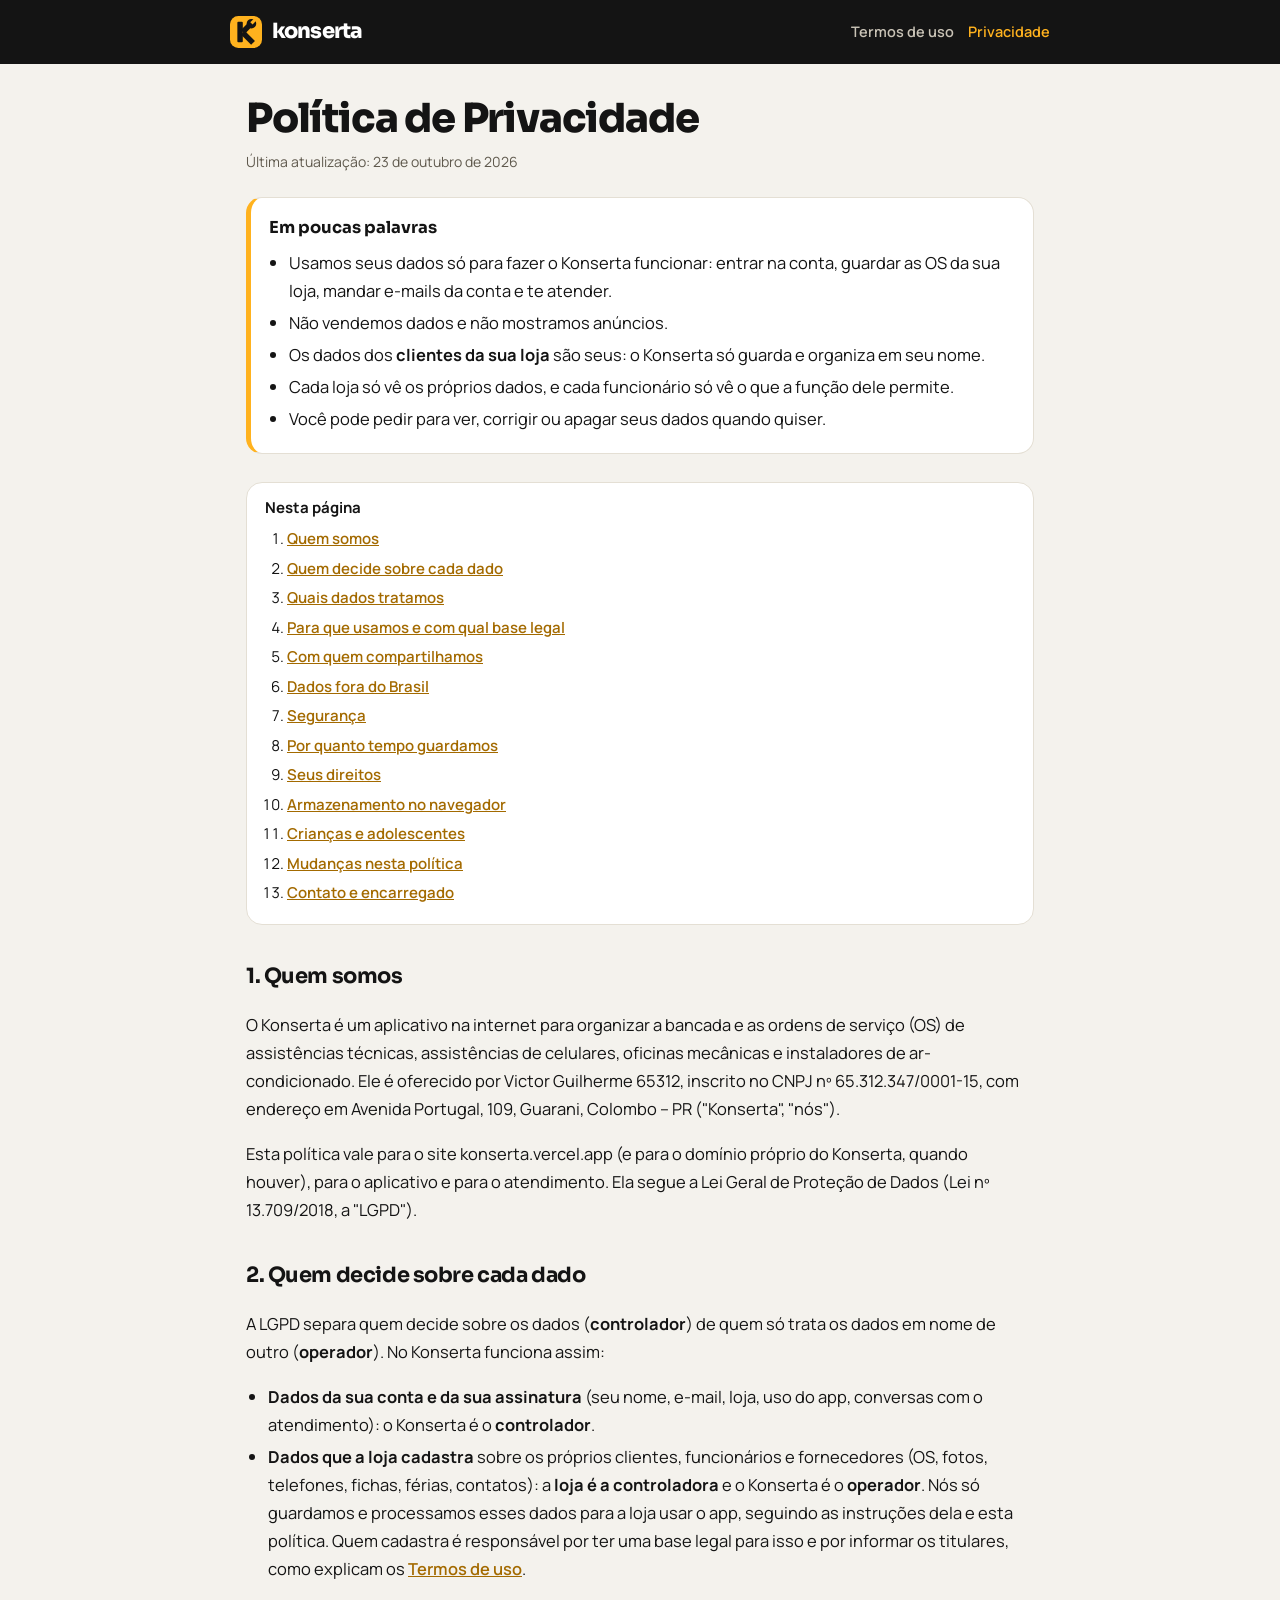
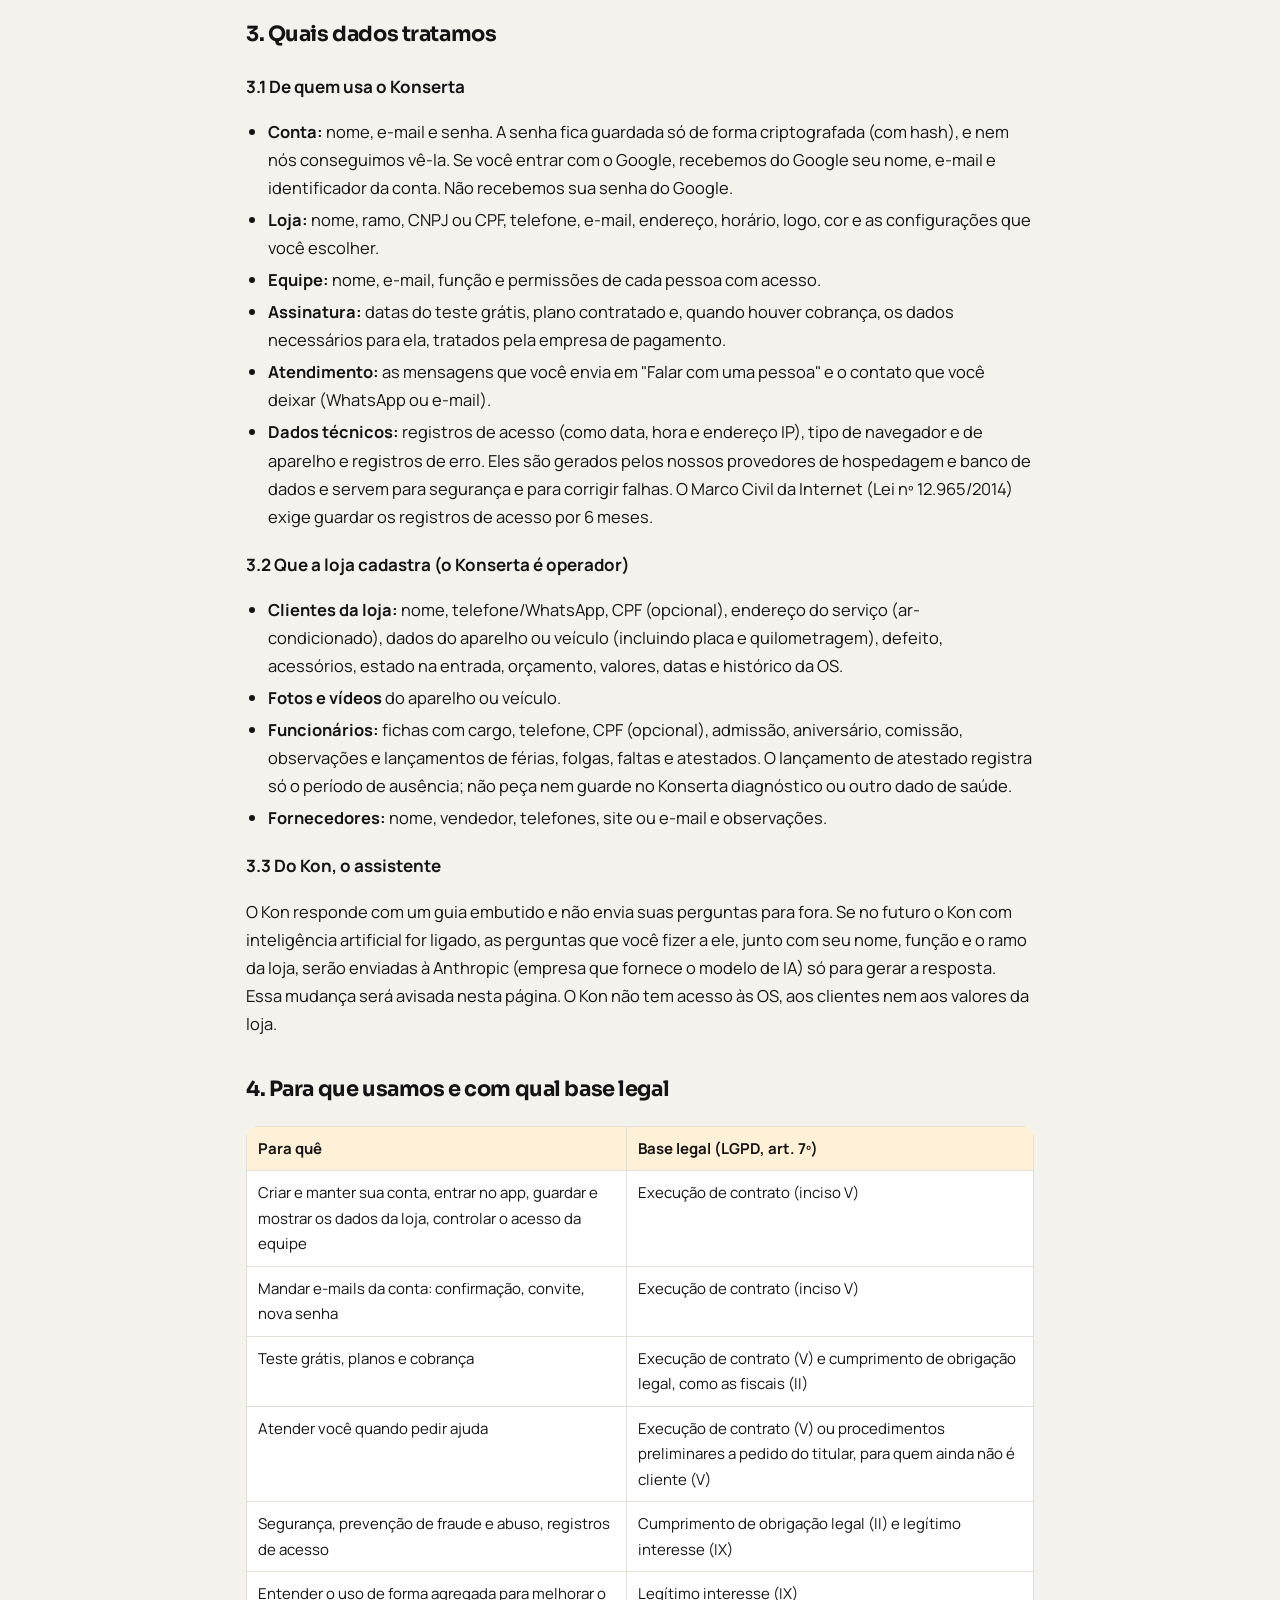
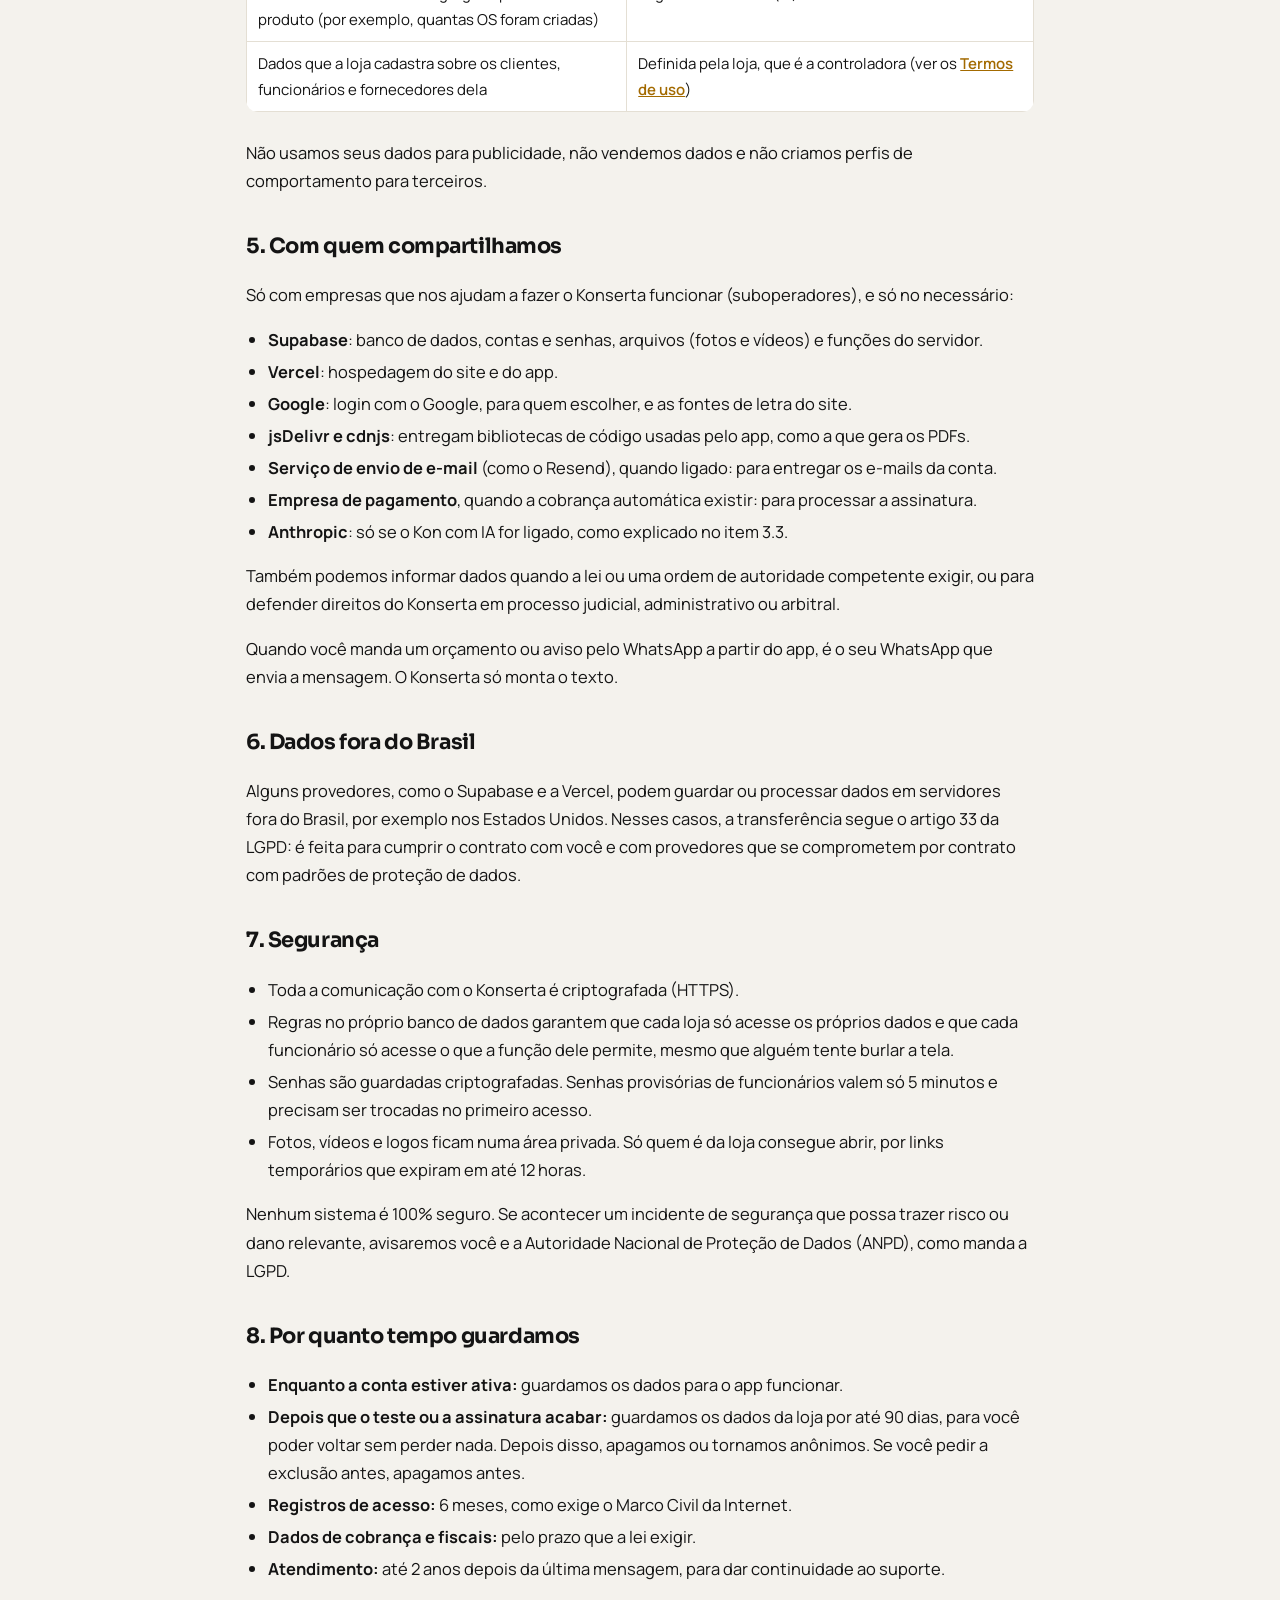
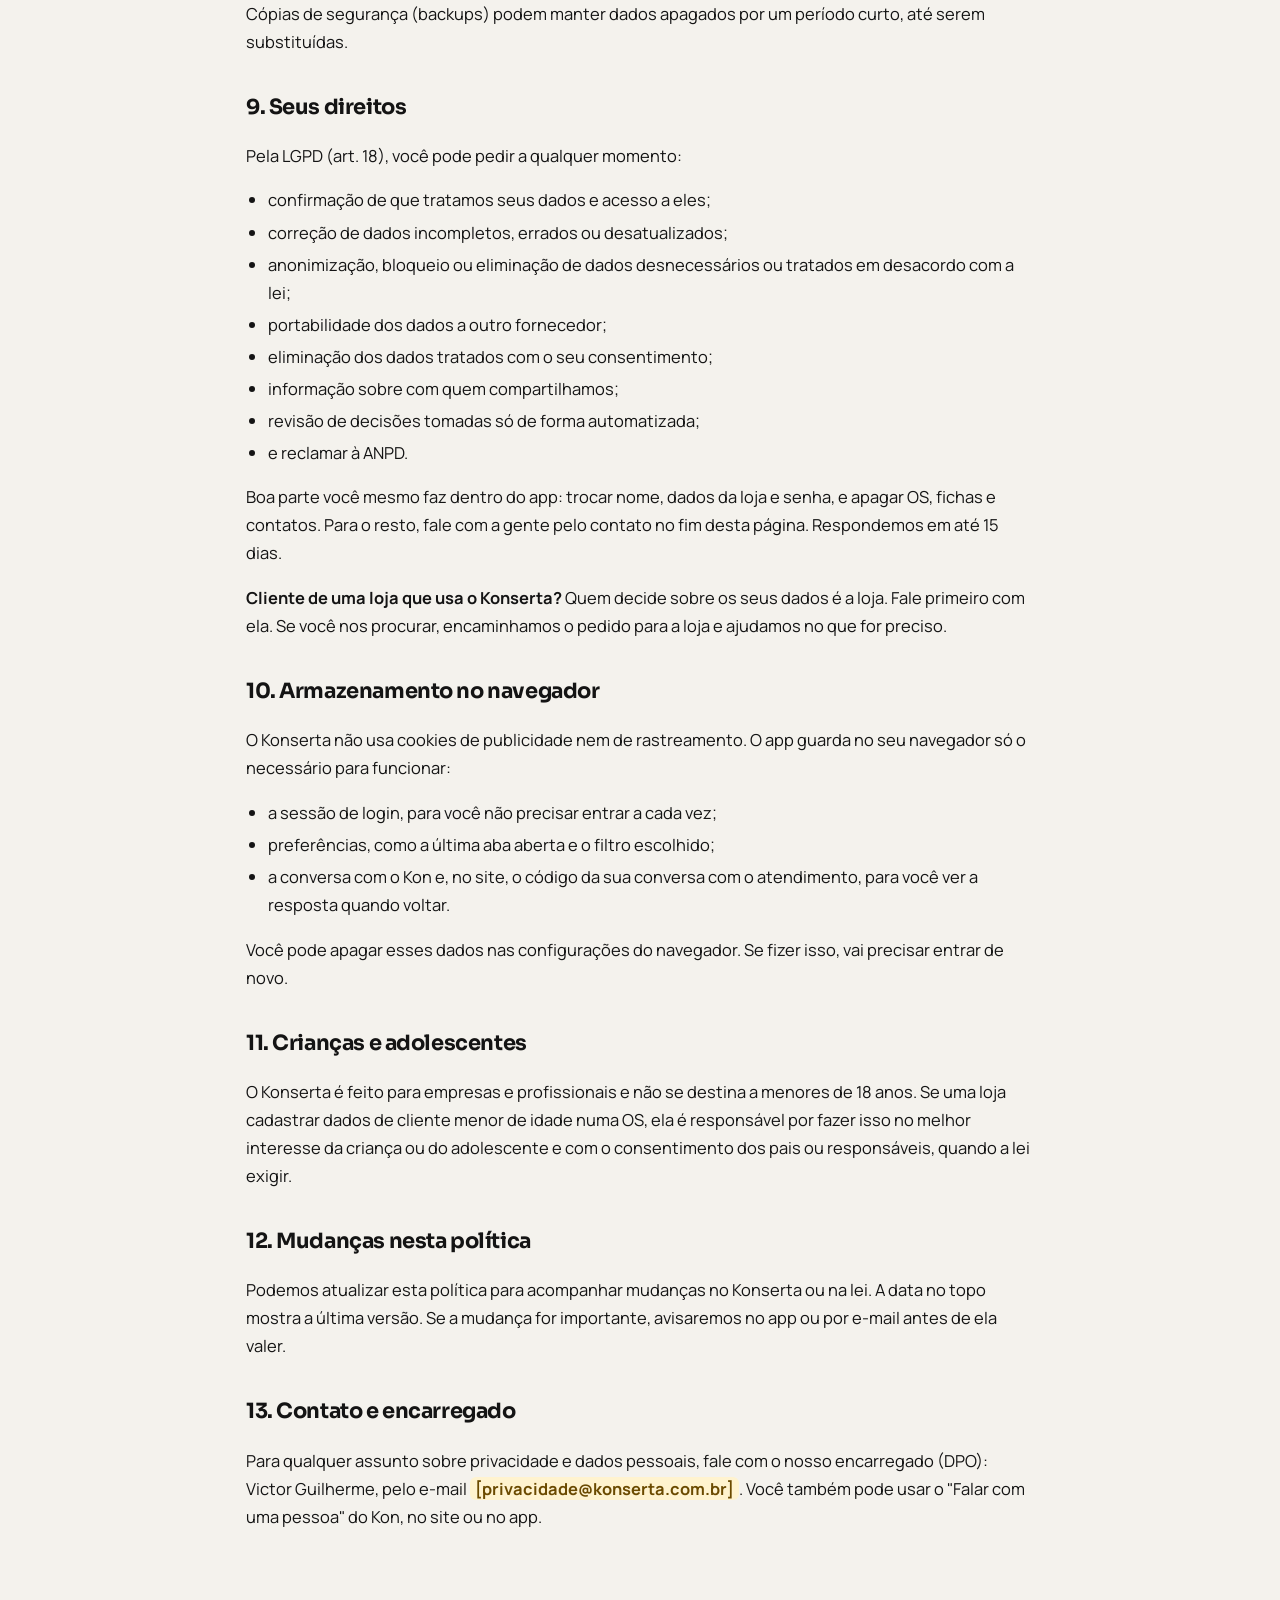
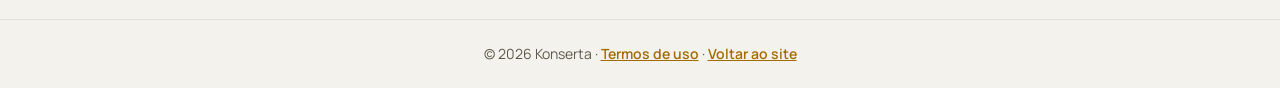
<file: privacidade.html>
<!doctype html>
<html lang="pt-BR">
<head>
<meta charset="utf-8">
<meta name="viewport" content="width=device-width,initial-scale=1,viewport-fit=cover">
<title>Política de Privacidade · Konserta</title>
<meta name="description" content="Como o Konserta trata os dados pessoais de quem usa o app e dos clientes das lojas, de acordo com a LGPD.">
<meta name="theme-color" content="#141414">
<link rel="icon" href="/icon.svg" type="image/svg+xml">
<link rel="stylesheet" href="https://fonts.googleapis.com/css2?family=Sora:wght@700;800&family=Manrope:wght@400;600;700;800&display=swap">
<link rel="stylesheet" href="/legal.css">
</head>
<body>
<header class="top"><div class="w">
  <a class="brand" href="/"><img src="/icon.svg" width="32" height="32" alt="">konserta</a>
  <nav><a href="/termos">Termos de uso</a><a href="/privacidade" aria-current="page">Privacidade</a></nav>
</div></header>
<main>
<h1>Política de Privacidade</h1>
<p class="meta">Última atualização: 23 de outubro de 2026</p>

<div class="resumo"><b>Em poucas palavras</b>
<ul>
<li>Usamos seus dados só para fazer o Konserta funcionar: entrar na conta, guardar as OS da sua loja, mandar e-mails da conta e te atender.</li>
<li>Não vendemos dados e não mostramos anúncios.</li>
<li>Os dados dos <b>clientes da sua loja</b> são seus: o Konserta só guarda e organiza em seu nome.</li>
<li>Cada loja só vê os próprios dados, e cada funcionário só vê o que a função dele permite.</li>
<li>Você pode pedir para ver, corrigir ou apagar seus dados quando quiser.</li>
</ul></div>

<div class="sum"><b>Nesta página</b><ol>
<li><a href="#quem">Quem somos</a></li><li><a href="#papeis">Quem decide sobre cada dado</a></li><li><a href="#quais">Quais dados tratamos</a></li><li><a href="#para">Para que usamos e com qual base legal</a></li>
<li><a href="#compart">Com quem compartilhamos</a></li><li><a href="#exterior">Dados fora do Brasil</a></li><li><a href="#seguranca">Segurança</a></li><li><a href="#tempo">Por quanto tempo guardamos</a></li>
<li><a href="#direitos">Seus direitos</a></li><li><a href="#navegador">Armazenamento no navegador</a></li><li><a href="#menores">Crianças e adolescentes</a></li><li><a href="#mudancas">Mudanças nesta política</a></li><li><a href="#contato">Contato e encarregado</a></li>
</ol></div>

<h2 id="quem">1. Quem somos</h2>
<p>O Konserta é um aplicativo na internet para organizar a bancada e as ordens de serviço (OS) de assistências técnicas, assistências de celulares, oficinas mecânicas e instaladores de ar-condicionado. Ele é oferecido por Victor Guilherme 65312, inscrito no CNPJ nº 65.312.347/0001-15, com endereço em Avenida Portugal, 109, Guarani, Colombo – PR ("Konserta", "nós").</p>
<p>Esta política vale para o site konserta.vercel.app (e para o domínio próprio do Konserta, quando houver), para o aplicativo e para o atendimento. Ela segue a Lei Geral de Proteção de Dados (Lei nº 13.709/2018, a "LGPD").</p>

<h2 id="papeis">2. Quem decide sobre cada dado</h2>
<p>A LGPD separa quem decide sobre os dados (<b>controlador</b>) de quem só trata os dados em nome de outro (<b>operador</b>). No Konserta funciona assim:</p>
<ul>
<li><b>Dados da sua conta e da sua assinatura</b> (seu nome, e-mail, loja, uso do app, conversas com o atendimento): o Konserta é o <b>controlador</b>.</li>
<li><b>Dados que a loja cadastra</b> sobre os próprios clientes, funcionários e fornecedores (OS, fotos, telefones, fichas, férias, contatos): a <b>loja é a controladora</b> e o Konserta é o <b>operador</b>. Nós só guardamos e processamos esses dados para a loja usar o app, seguindo as instruções dela e esta política. Quem cadastra é responsável por ter uma base legal para isso e por informar os titulares, como explicam os <a href="/termos">Termos de uso</a>.</li>
</ul>

<h2 id="quais">3. Quais dados tratamos</h2>
<h3>3.1 De quem usa o Konserta</h3>
<ul>
<li><b>Conta:</b> nome, e-mail e senha. A senha fica guardada só de forma criptografada (com hash), e nem nós conseguimos vê-la. Se você entrar com o Google, recebemos do Google seu nome, e-mail e identificador da conta. Não recebemos sua senha do Google.</li>
<li><b>Loja:</b> nome, ramo, CNPJ ou CPF, telefone, e-mail, endereço, horário, logo, cor e as configurações que você escolher.</li>
<li><b>Equipe:</b> nome, e-mail, função e permissões de cada pessoa com acesso.</li>
<li><b>Assinatura:</b> datas do teste grátis, plano contratado e, quando houver cobrança, os dados necessários para ela, tratados pela empresa de pagamento.</li>
<li><b>Atendimento:</b> as mensagens que você envia em "Falar com uma pessoa" e o contato que você deixar (WhatsApp ou e-mail).</li>
<li><b>Dados técnicos:</b> registros de acesso (como data, hora e endereço IP), tipo de navegador e de aparelho e registros de erro. Eles são gerados pelos nossos provedores de hospedagem e banco de dados e servem para segurança e para corrigir falhas. O Marco Civil da Internet (Lei nº 12.965/2014) exige guardar os registros de acesso por 6 meses.</li>
</ul>
<h3>3.2 Que a loja cadastra (o Konserta é operador)</h3>
<ul>
<li><b>Clientes da loja:</b> nome, telefone/WhatsApp, CPF (opcional), endereço do serviço (ar-condicionado), dados do aparelho ou veículo (incluindo placa e quilometragem), defeito, acessórios, estado na entrada, orçamento, valores, datas e histórico da OS.</li>
<li><b>Fotos e vídeos</b> do aparelho ou veículo.</li>
<li><b>Funcionários:</b> fichas com cargo, telefone, CPF (opcional), admissão, aniversário, comissão, observações e lançamentos de férias, folgas, faltas e atestados. O lançamento de atestado registra só o período de ausência; não peça nem guarde no Konserta diagnóstico ou outro dado de saúde.</li>
<li><b>Fornecedores:</b> nome, vendedor, telefones, site ou e-mail e observações.</li>
</ul>
<h3>3.3 Do Kon, o assistente</h3>
<p>O Kon responde com um guia embutido e não envia suas perguntas para fora. Se no futuro o Kon com inteligência artificial for ligado, as perguntas que você fizer a ele, junto com seu nome, função e o ramo da loja, serão enviadas à Anthropic (empresa que fornece o modelo de IA) só para gerar a resposta. Essa mudança será avisada nesta página. O Kon não tem acesso às OS, aos clientes nem aos valores da loja.</p>

<h2 id="para">4. Para que usamos e com qual base legal</h2>
<div class="tw"><table>
<tr><th>Para quê</th><th>Base legal (LGPD, art. 7º)</th></tr>
<tr><td>Criar e manter sua conta, entrar no app, guardar e mostrar os dados da loja, controlar o acesso da equipe</td><td>Execução de contrato (inciso V)</td></tr>
<tr><td>Mandar e-mails da conta: confirmação, convite, nova senha</td><td>Execução de contrato (inciso V)</td></tr>
<tr><td>Teste grátis, planos e cobrança</td><td>Execução de contrato (V) e cumprimento de obrigação legal, como as fiscais (II)</td></tr>
<tr><td>Atender você quando pedir ajuda</td><td>Execução de contrato (V) ou procedimentos preliminares a pedido do titular, para quem ainda não é cliente (V)</td></tr>
<tr><td>Segurança, prevenção de fraude e abuso, registros de acesso</td><td>Cumprimento de obrigação legal (II) e legítimo interesse (IX)</td></tr>
<tr><td>Entender o uso de forma agregada para melhorar o produto (por exemplo, quantas OS foram criadas)</td><td>Legítimo interesse (IX)</td></tr>
<tr><td>Dados que a loja cadastra sobre os clientes, funcionários e fornecedores dela</td><td>Definida pela loja, que é a controladora (ver os <a href="/termos">Termos de uso</a>)</td></tr>
</table></div>
<p>Não usamos seus dados para publicidade, não vendemos dados e não criamos perfis de comportamento para terceiros.</p>

<h2 id="compart">5. Com quem compartilhamos</h2>
<p>Só com empresas que nos ajudam a fazer o Konserta funcionar (suboperadores), e só no necessário:</p>
<ul>
<li><b>Supabase</b>: banco de dados, contas e senhas, arquivos (fotos e vídeos) e funções do servidor.</li>
<li><b>Vercel</b>: hospedagem do site e do app.</li>
<li><b>Google</b>: login com o Google, para quem escolher, e as fontes de letra do site.</li>
<li><b>jsDelivr e cdnjs</b>: entregam bibliotecas de código usadas pelo app, como a que gera os PDFs.</li>
<li><b>Serviço de envio de e-mail</b> (como o Resend), quando ligado: para entregar os e-mails da conta.</li>
<li><b>Empresa de pagamento</b>, quando a cobrança automática existir: para processar a assinatura.</li>
<li><b>Anthropic</b>: só se o Kon com IA for ligado, como explicado no item 3.3.</li>
</ul>
<p>Também podemos informar dados quando a lei ou uma ordem de autoridade competente exigir, ou para defender direitos do Konserta em processo judicial, administrativo ou arbitral.</p>
<p>Quando você manda um orçamento ou aviso pelo WhatsApp a partir do app, é o seu WhatsApp que envia a mensagem. O Konserta só monta o texto.</p>

<h2 id="exterior">6. Dados fora do Brasil</h2>
<p>Alguns provedores, como o Supabase e a Vercel, podem guardar ou processar dados em servidores fora do Brasil, por exemplo nos Estados Unidos. Nesses casos, a transferência segue o artigo 33 da LGPD: é feita para cumprir o contrato com você e com provedores que se comprometem por contrato com padrões de proteção de dados.</p>

<h2 id="seguranca">7. Segurança</h2>
<ul>
<li>Toda a comunicação com o Konserta é criptografada (HTTPS).</li>
<li>Regras no próprio banco de dados garantem que cada loja só acesse os próprios dados e que cada funcionário só acesse o que a função dele permite, mesmo que alguém tente burlar a tela.</li>
<li>Senhas são guardadas criptografadas. Senhas provisórias de funcionários valem só 5 minutos e precisam ser trocadas no primeiro acesso.</li>
<li>Fotos, vídeos e logos ficam numa área privada. Só quem é da loja consegue abrir, por links temporários que expiram em até 12 horas.</li>
</ul>
<p>Nenhum sistema é 100% seguro. Se acontecer um incidente de segurança que possa trazer risco ou dano relevante, avisaremos você e a Autoridade Nacional de Proteção de Dados (ANPD), como manda a LGPD.</p>

<h2 id="tempo">8. Por quanto tempo guardamos</h2>
<ul>
<li><b>Enquanto a conta estiver ativa:</b> guardamos os dados para o app funcionar.</li>
<li><b>Depois que o teste ou a assinatura acabar:</b> guardamos os dados da loja por até 90 dias, para você poder voltar sem perder nada. Depois disso, apagamos ou tornamos anônimos. Se você pedir a exclusão antes, apagamos antes.</li>
<li><b>Registros de acesso:</b> 6 meses, como exige o Marco Civil da Internet.</li>
<li><b>Dados de cobrança e fiscais:</b> pelo prazo que a lei exigir.</li>
<li><b>Atendimento:</b> até 2 anos depois da última mensagem, para dar continuidade ao suporte.</li>
</ul>
<p>Cópias de segurança (backups) podem manter dados apagados por um período curto, até serem substituídas.</p>

<h2 id="direitos">9. Seus direitos</h2>
<p>Pela LGPD (art. 18), você pode pedir a qualquer momento:</p>
<ul>
<li>confirmação de que tratamos seus dados e acesso a eles;</li>
<li>correção de dados incompletos, errados ou desatualizados;</li>
<li>anonimização, bloqueio ou eliminação de dados desnecessários ou tratados em desacordo com a lei;</li>
<li>portabilidade dos dados a outro fornecedor;</li>
<li>eliminação dos dados tratados com o seu consentimento;</li>
<li>informação sobre com quem compartilhamos;</li>
<li>revisão de decisões tomadas só de forma automatizada;</li>
<li>e reclamar à ANPD.</li>
</ul>
<p>Boa parte você mesmo faz dentro do app: trocar nome, dados da loja e senha, e apagar OS, fichas e contatos. Para o resto, fale com a gente pelo contato no fim desta página. Respondemos em até 15 dias.</p>
<p><b>Cliente de uma loja que usa o Konserta?</b> Quem decide sobre os seus dados é a loja. Fale primeiro com ela. Se você nos procurar, encaminhamos o pedido para a loja e ajudamos no que for preciso.</p>

<h2 id="navegador">10. Armazenamento no navegador</h2>
<p>O Konserta não usa cookies de publicidade nem de rastreamento. O app guarda no seu navegador só o necessário para funcionar:</p>
<ul>
<li>a sessão de login, para você não precisar entrar a cada vez;</li>
<li>preferências, como a última aba aberta e o filtro escolhido;</li>
<li>a conversa com o Kon e, no site, o código da sua conversa com o atendimento, para você ver a resposta quando voltar.</li>
</ul>
<p>Você pode apagar esses dados nas configurações do navegador. Se fizer isso, vai precisar entrar de novo.</p>

<h2 id="menores">11. Crianças e adolescentes</h2>
<p>O Konserta é feito para empresas e profissionais e não se destina a menores de 18 anos. Se uma loja cadastrar dados de cliente menor de idade numa OS, ela é responsável por fazer isso no melhor interesse da criança ou do adolescente e com o consentimento dos pais ou responsáveis, quando a lei exigir.</p>

<h2 id="mudancas">12. Mudanças nesta política</h2>
<p>Podemos atualizar esta política para acompanhar mudanças no Konserta ou na lei. A data no topo mostra a última versão. Se a mudança for importante, avisaremos no app ou por e-mail antes de ela valer.</p>

<h2 id="contato">13. Contato e encarregado</h2>
<p>Para qualquer assunto sobre privacidade e dados pessoais, fale com o nosso encarregado (DPO): Victor Guilherme, pelo e-mail <span class="pend">[privacidade@konserta.com.br]</span>. Você também pode usar o "Falar com uma pessoa" do Kon, no site ou no app.</p>
</main>
<footer>© 2026 Konserta · <a href="/termos">Termos de uso</a> · <a href="/">Voltar ao site</a></footer>
</body>
</html>
</file>
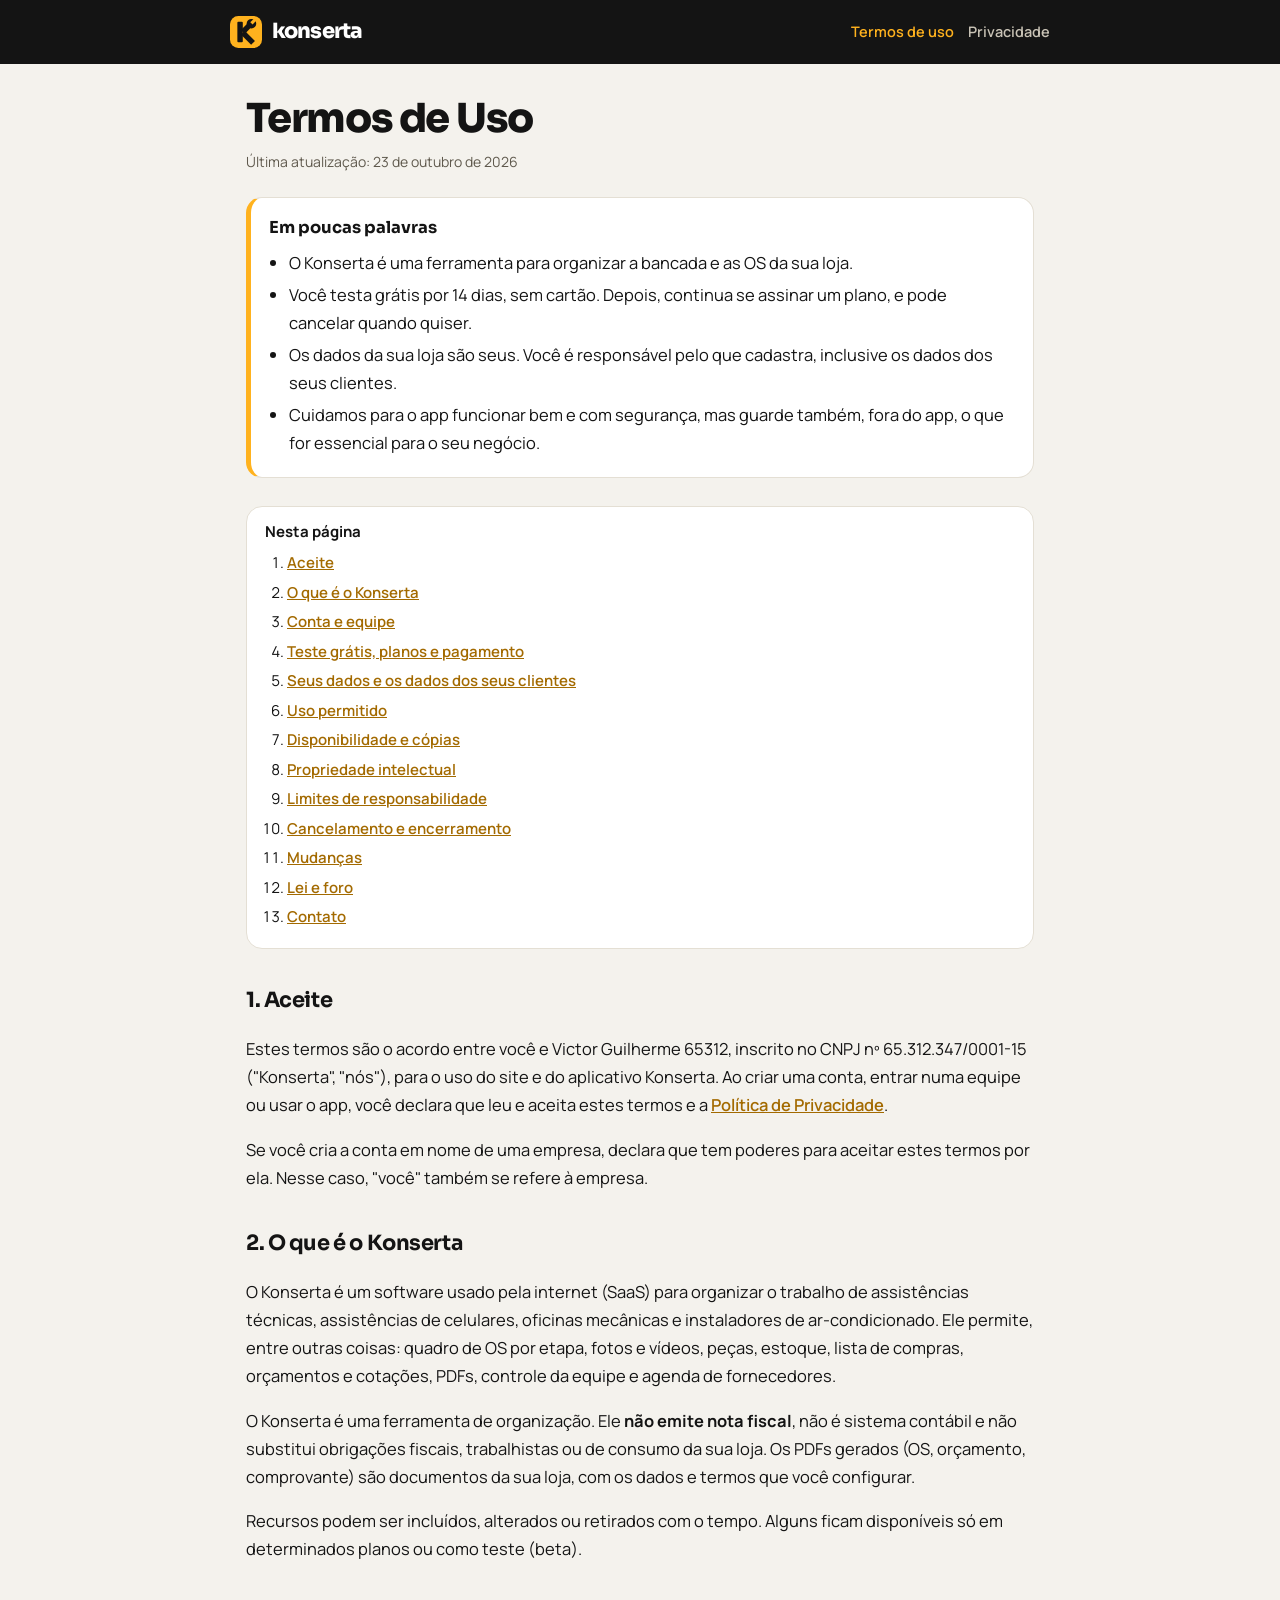
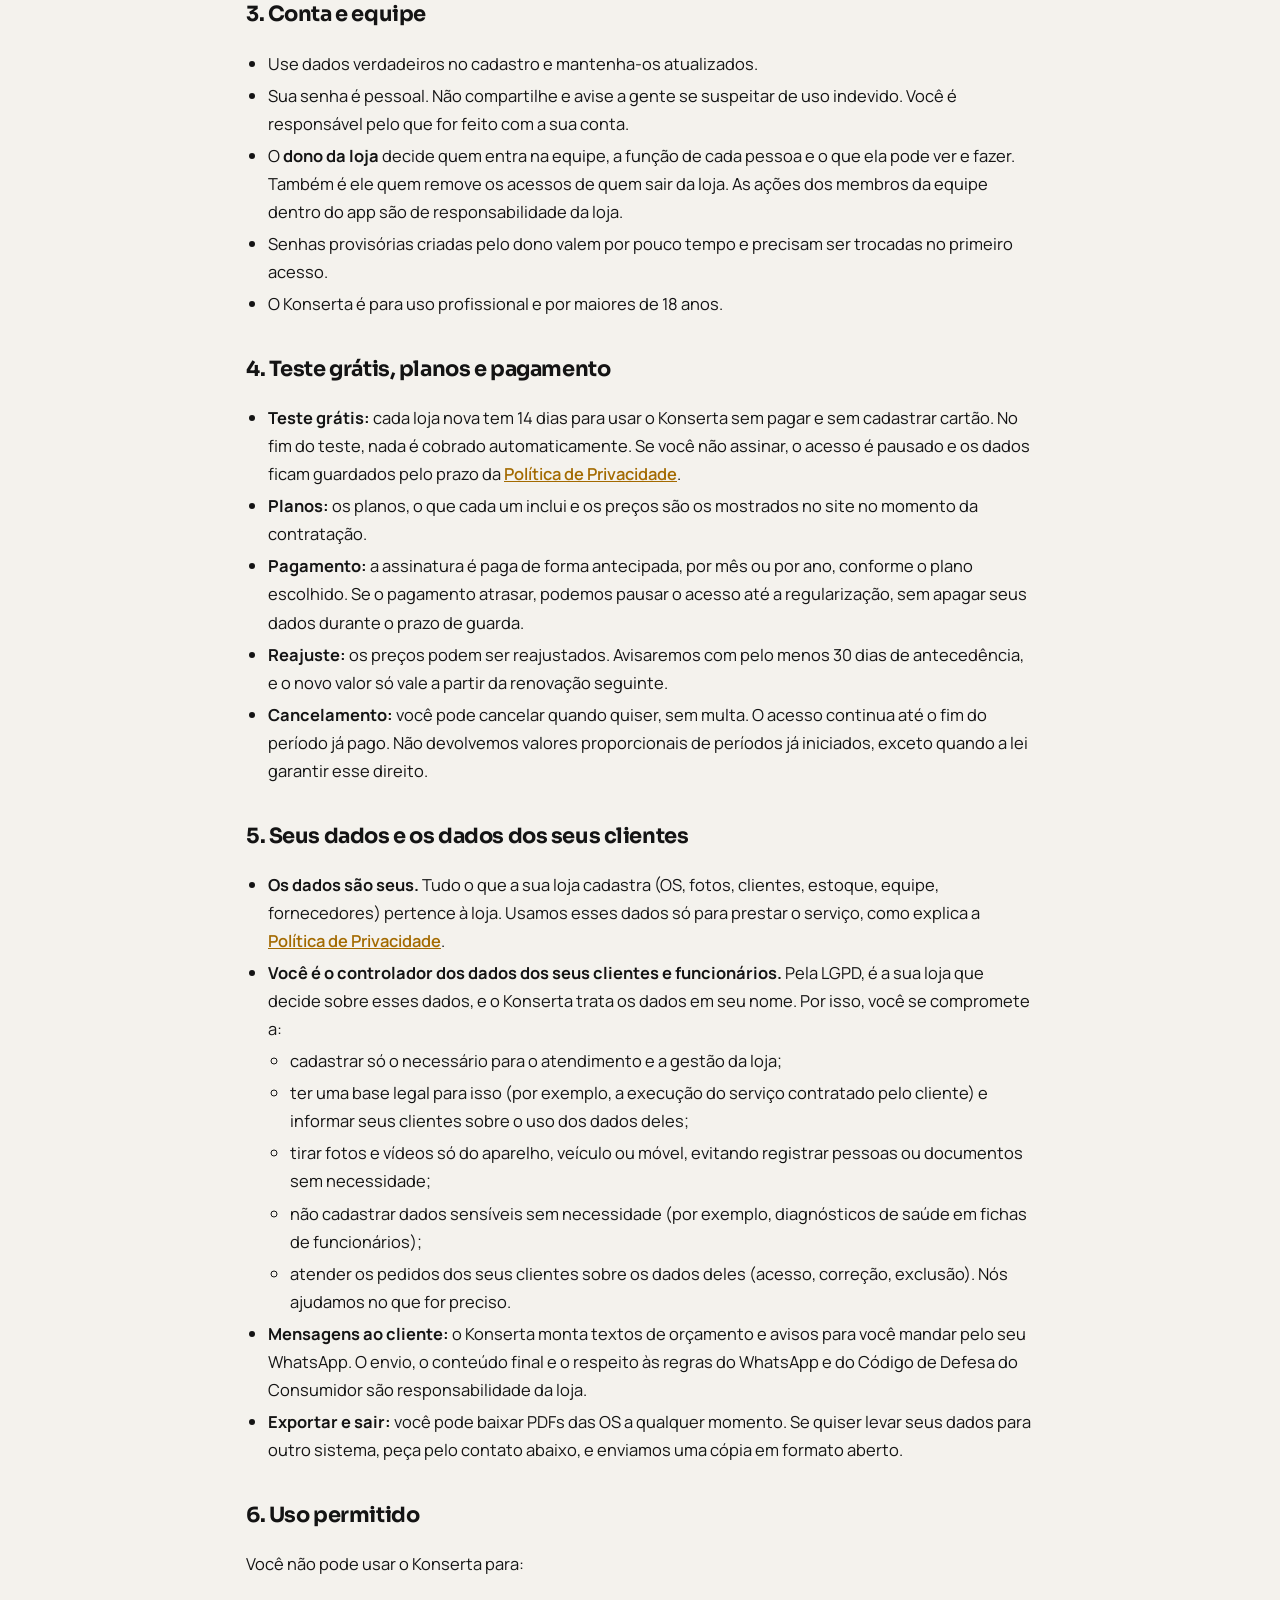
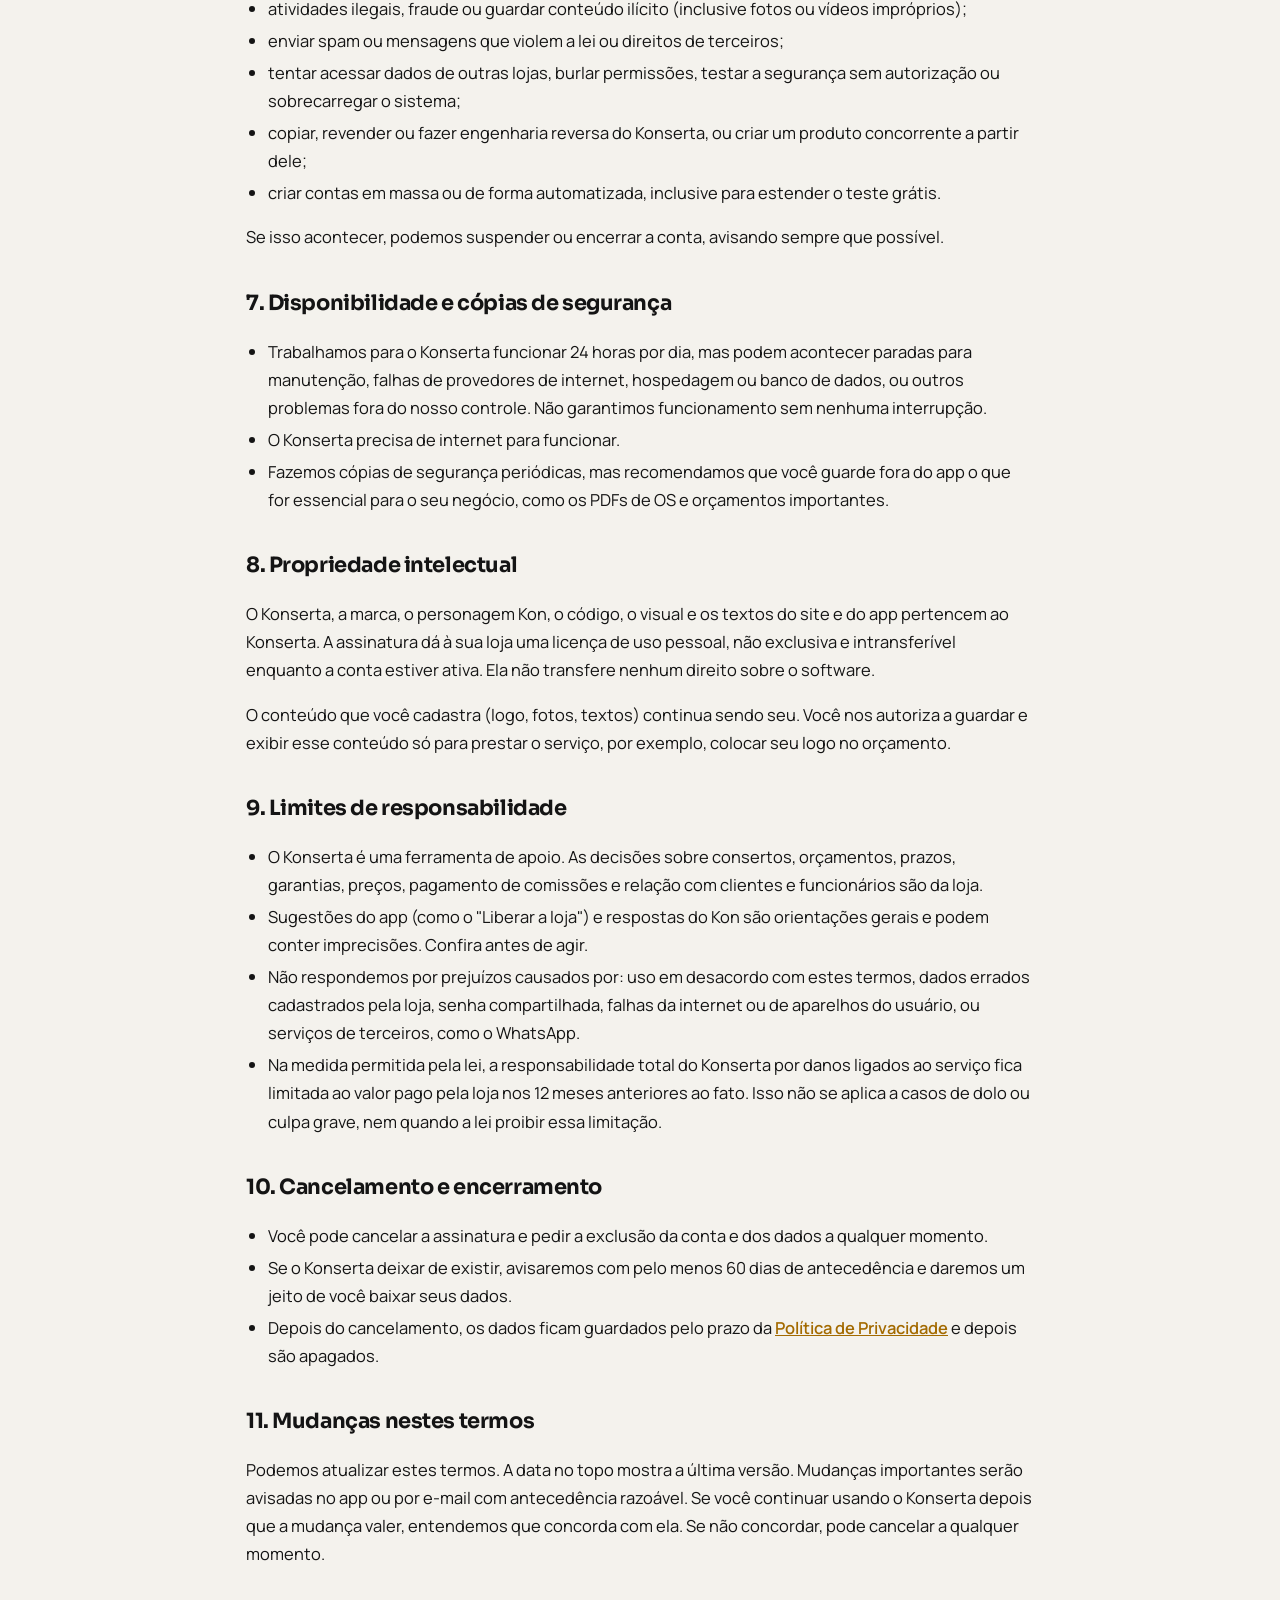
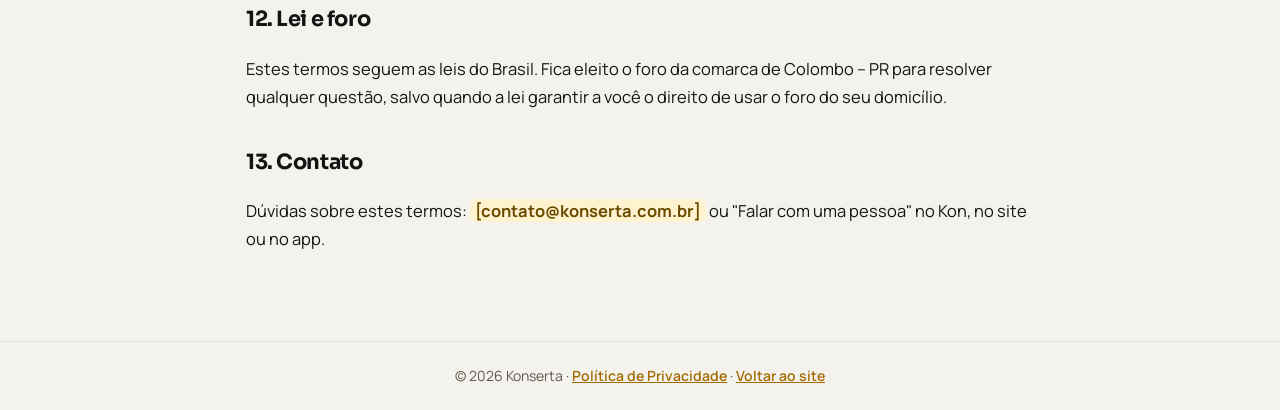
<file: termos.html>
<!doctype html>
<html lang="pt-BR">
<head>
<meta charset="utf-8">
<meta name="viewport" content="width=device-width,initial-scale=1,viewport-fit=cover">
<title>Termos de Uso · Konserta</title>
<meta name="description" content="As regras para usar o Konserta: conta, teste grátis, planos, dados da loja e responsabilidades.">
<meta name="theme-color" content="#141414">
<link rel="icon" href="/icon.svg" type="image/svg+xml">
<link rel="stylesheet" href="https://fonts.googleapis.com/css2?family=Sora:wght@700;800&family=Manrope:wght@400;600;700;800&display=swap">
<link rel="stylesheet" href="/legal.css">
</head>
<body>
<header class="top"><div class="w">
  <a class="brand" href="/"><img src="/icon.svg" width="32" height="32" alt="">konserta</a>
  <nav><a href="/termos" aria-current="page">Termos de uso</a><a href="/privacidade">Privacidade</a></nav>
</div></header>
<main>
<h1>Termos de Uso</h1>
<p class="meta">Última atualização: 23 de outubro de 2026</p>

<div class="resumo"><b>Em poucas palavras</b>
<ul>
<li>O Konserta é uma ferramenta para organizar a bancada e as OS da sua loja.</li>
<li>Você testa grátis por 14 dias, sem cartão. Depois, continua se assinar um plano, e pode cancelar quando quiser.</li>
<li>Os dados da sua loja são seus. Você é responsável pelo que cadastra, inclusive os dados dos seus clientes.</li>
<li>Cuidamos para o app funcionar bem e com segurança, mas guarde também, fora do app, o que for essencial para o seu negócio.</li>
</ul></div>

<div class="sum"><b>Nesta página</b><ol>
<li><a href="#aceite">Aceite</a></li><li><a href="#servico">O que é o Konserta</a></li><li><a href="#conta">Conta e equipe</a></li><li><a href="#teste">Teste grátis, planos e pagamento</a></li>
<li><a href="#dados">Seus dados e os dados dos seus clientes</a></li><li><a href="#uso">Uso permitido</a></li><li><a href="#disp">Disponibilidade e cópias</a></li><li><a href="#prop">Propriedade intelectual</a></li>
<li><a href="#resp">Limites de responsabilidade</a></li><li><a href="#fim">Cancelamento e encerramento</a></li><li><a href="#mudancas">Mudanças</a></li><li><a href="#lei">Lei e foro</a></li><li><a href="#contato">Contato</a></li>
</ol></div>

<h2 id="aceite">1. Aceite</h2>
<p>Estes termos são o acordo entre você e Victor Guilherme 65312, inscrito no CNPJ nº 65.312.347/0001-15 ("Konserta", "nós"), para o uso do site e do aplicativo Konserta. Ao criar uma conta, entrar numa equipe ou usar o app, você declara que leu e aceita estes termos e a <a href="/privacidade">Política de Privacidade</a>.</p>
<p>Se você cria a conta em nome de uma empresa, declara que tem poderes para aceitar estes termos por ela. Nesse caso, "você" também se refere à empresa.</p>

<h2 id="servico">2. O que é o Konserta</h2>
<p>O Konserta é um software usado pela internet (SaaS) para organizar o trabalho de assistências técnicas, assistências de celulares, oficinas mecânicas e instaladores de ar-condicionado. Ele permite, entre outras coisas: quadro de OS por etapa, fotos e vídeos, peças, estoque, lista de compras, orçamentos e cotações, PDFs, controle da equipe e agenda de fornecedores.</p>
<p>O Konserta é uma ferramenta de organização. Ele <b>não emite nota fiscal</b>, não é sistema contábil e não substitui obrigações fiscais, trabalhistas ou de consumo da sua loja. Os PDFs gerados (OS, orçamento, comprovante) são documentos da sua loja, com os dados e termos que você configurar.</p>
<p>Recursos podem ser incluídos, alterados ou retirados com o tempo. Alguns ficam disponíveis só em determinados planos ou como teste (beta).</p>

<h2 id="conta">3. Conta e equipe</h2>
<ul>
<li>Use dados verdadeiros no cadastro e mantenha-os atualizados.</li>
<li>Sua senha é pessoal. Não compartilhe e avise a gente se suspeitar de uso indevido. Você é responsável pelo que for feito com a sua conta.</li>
<li>O <b>dono da loja</b> decide quem entra na equipe, a função de cada pessoa e o que ela pode ver e fazer. Também é ele quem remove os acessos de quem sair da loja. As ações dos membros da equipe dentro do app são de responsabilidade da loja.</li>
<li>Senhas provisórias criadas pelo dono valem por pouco tempo e precisam ser trocadas no primeiro acesso.</li>
<li>O Konserta é para uso profissional e por maiores de 18 anos.</li>
</ul>

<h2 id="teste">4. Teste grátis, planos e pagamento</h2>
<ul>
<li><b>Teste grátis:</b> cada loja nova tem 14 dias para usar o Konserta sem pagar e sem cadastrar cartão. No fim do teste, nada é cobrado automaticamente. Se você não assinar, o acesso é pausado e os dados ficam guardados pelo prazo da <a href="/privacidade#tempo">Política de Privacidade</a>.</li>
<li><b>Planos:</b> os planos, o que cada um inclui e os preços são os mostrados no site no momento da contratação.</li>
<li><b>Pagamento:</b> a assinatura é paga de forma antecipada, por mês ou por ano, conforme o plano escolhido. Se o pagamento atrasar, podemos pausar o acesso até a regularização, sem apagar seus dados durante o prazo de guarda.</li>
<li><b>Reajuste:</b> os preços podem ser reajustados. Avisaremos com pelo menos 30 dias de antecedência, e o novo valor só vale a partir da renovação seguinte.</li>
<li><b>Cancelamento:</b> você pode cancelar quando quiser, sem multa. O acesso continua até o fim do período já pago. Não devolvemos valores proporcionais de períodos já iniciados, exceto quando a lei garantir esse direito.</li>
</ul>

<h2 id="dados">5. Seus dados e os dados dos seus clientes</h2>
<ul>
<li><b>Os dados são seus.</b> Tudo o que a sua loja cadastra (OS, fotos, clientes, estoque, equipe, fornecedores) pertence à loja. Usamos esses dados só para prestar o serviço, como explica a <a href="/privacidade">Política de Privacidade</a>.</li>
<li><b>Você é o controlador dos dados dos seus clientes e funcionários.</b> Pela LGPD, é a sua loja que decide sobre esses dados, e o Konserta trata os dados em seu nome. Por isso, você se compromete a:
  <ul>
  <li>cadastrar só o necessário para o atendimento e a gestão da loja;</li>
  <li>ter uma base legal para isso (por exemplo, a execução do serviço contratado pelo cliente) e informar seus clientes sobre o uso dos dados deles;</li>
  <li>tirar fotos e vídeos só do aparelho, veículo ou móvel, evitando registrar pessoas ou documentos sem necessidade;</li>
  <li>não cadastrar dados sensíveis sem necessidade (por exemplo, diagnósticos de saúde em fichas de funcionários);</li>
  <li>atender os pedidos dos seus clientes sobre os dados deles (acesso, correção, exclusão). Nós ajudamos no que for preciso.</li>
  </ul></li>
<li><b>Mensagens ao cliente:</b> o Konserta monta textos de orçamento e avisos para você mandar pelo seu WhatsApp. O envio, o conteúdo final e o respeito às regras do WhatsApp e do Código de Defesa do Consumidor são responsabilidade da loja.</li>
<li><b>Exportar e sair:</b> você pode baixar PDFs das OS a qualquer momento. Se quiser levar seus dados para outro sistema, peça pelo contato abaixo, e enviamos uma cópia em formato aberto.</li>
</ul>

<h2 id="uso">6. Uso permitido</h2>
<p>Você não pode usar o Konserta para:</p>
<ul>
<li>atividades ilegais, fraude ou guardar conteúdo ilícito (inclusive fotos ou vídeos impróprios);</li>
<li>enviar spam ou mensagens que violem a lei ou direitos de terceiros;</li>
<li>tentar acessar dados de outras lojas, burlar permissões, testar a segurança sem autorização ou sobrecarregar o sistema;</li>
<li>copiar, revender ou fazer engenharia reversa do Konserta, ou criar um produto concorrente a partir dele;</li>
<li>criar contas em massa ou de forma automatizada, inclusive para estender o teste grátis.</li>
</ul>
<p>Se isso acontecer, podemos suspender ou encerrar a conta, avisando sempre que possível.</p>

<h2 id="disp">7. Disponibilidade e cópias de segurança</h2>
<ul>
<li>Trabalhamos para o Konserta funcionar 24 horas por dia, mas podem acontecer paradas para manutenção, falhas de provedores de internet, hospedagem ou banco de dados, ou outros problemas fora do nosso controle. Não garantimos funcionamento sem nenhuma interrupção.</li>
<li>O Konserta precisa de internet para funcionar.</li>
<li>Fazemos cópias de segurança periódicas, mas recomendamos que você guarde fora do app o que for essencial para o seu negócio, como os PDFs de OS e orçamentos importantes.</li>
</ul>

<h2 id="prop">8. Propriedade intelectual</h2>
<p>O Konserta, a marca, o personagem Kon, o código, o visual e os textos do site e do app pertencem ao Konserta. A assinatura dá à sua loja uma licença de uso pessoal, não exclusiva e intransferível enquanto a conta estiver ativa. Ela não transfere nenhum direito sobre o software.</p>
<p>O conteúdo que você cadastra (logo, fotos, textos) continua sendo seu. Você nos autoriza a guardar e exibir esse conteúdo só para prestar o serviço, por exemplo, colocar seu logo no orçamento.</p>

<h2 id="resp">9. Limites de responsabilidade</h2>
<ul>
<li>O Konserta é uma ferramenta de apoio. As decisões sobre consertos, orçamentos, prazos, garantias, preços, pagamento de comissões e relação com clientes e funcionários são da loja.</li>
<li>Sugestões do app (como o "Liberar a loja") e respostas do Kon são orientações gerais e podem conter imprecisões. Confira antes de agir.</li>
<li>Não respondemos por prejuízos causados por: uso em desacordo com estes termos, dados errados cadastrados pela loja, senha compartilhada, falhas da internet ou de aparelhos do usuário, ou serviços de terceiros, como o WhatsApp.</li>
<li>Na medida permitida pela lei, a responsabilidade total do Konserta por danos ligados ao serviço fica limitada ao valor pago pela loja nos 12 meses anteriores ao fato. Isso não se aplica a casos de dolo ou culpa grave, nem quando a lei proibir essa limitação.</li>
</ul>

<h2 id="fim">10. Cancelamento e encerramento</h2>
<ul>
<li>Você pode cancelar a assinatura e pedir a exclusão da conta e dos dados a qualquer momento.</li>
<li>Se o Konserta deixar de existir, avisaremos com pelo menos 60 dias de antecedência e daremos um jeito de você baixar seus dados.</li>
<li>Depois do cancelamento, os dados ficam guardados pelo prazo da <a href="/privacidade#tempo">Política de Privacidade</a> e depois são apagados.</li>
</ul>

<h2 id="mudancas">11. Mudanças nestes termos</h2>
<p>Podemos atualizar estes termos. A data no topo mostra a última versão. Mudanças importantes serão avisadas no app ou por e-mail com antecedência razoável. Se você continuar usando o Konserta depois que a mudança valer, entendemos que concorda com ela. Se não concordar, pode cancelar a qualquer momento.</p>

<h2 id="lei">12. Lei e foro</h2>
<p>Estes termos seguem as leis do Brasil. Fica eleito o foro da comarca de Colombo – PR para resolver qualquer questão, salvo quando a lei garantir a você o direito de usar o foro do seu domicílio.</p>

<h2 id="contato">13. Contato</h2>
<p>Dúvidas sobre estes termos: <span class="pend">[contato@konserta.com.br]</span> ou "Falar com uma pessoa" no Kon, no site ou no app.</p>
</main>
<footer>© 2026 Konserta · <a href="/privacidade">Política de Privacidade</a> · <a href="/">Voltar ao site</a></footer>
</body>
</html>
</file>
<file: kon-site.css>
/* Kon no site */
.ks-fab{position:fixed;right:22px;bottom:22px;z-index:60;width:64px;height:64px;border-radius:22px;border:0;padding:6px;cursor:pointer;background:#141414;box-shadow:0 14px 30px -8px rgba(0,0,0,.6),0 0 0 2px rgba(255,178,30,.35);transition:transform .15s}
.ks-fab:hover{transform:translateY(-2px) rotate(-3deg)}
.ks-fab svg,.ks-h svg,.ks-av svg{width:100%;height:100%;display:block}
.kon-svg .kon-olhos{transform-origin:32px 33.7px;animation:konPisca 5s infinite}
@keyframes konPisca{0%,92%,100%{transform:scaleY(1)}95%{transform:scaleY(.12)}}
.ks-dica{position:fixed;right:98px;bottom:36px;z-index:60;background:#fff;color:#141414;border-radius:14px 14px 4px 14px;padding:10px 14px;font-weight:700;font-size:14px;box-shadow:0 10px 30px rgba(0,0,0,.35)}
.ks{position:fixed;right:22px;bottom:98px;z-index:61;width:min(380px,calc(100vw - 32px));height:min(580px,calc(100vh - 130px));display:flex;flex-direction:column;background:#f4f2ed;color:#141414;border-radius:24px;overflow:hidden;box-shadow:0 30px 70px -10px rgba(0,0,0,.7);font-family:"Manrope",system-ui,sans-serif}
.ks-h{display:flex;align-items:center;gap:11px;padding:13px 14px;background:radial-gradient(120% 160% at 100% 0%,rgba(255,178,30,.45),transparent 60%),#141414;color:#fff}
.ks-h>svg{width:44px;height:44px;flex:0 0 auto}
.ks-h b{display:block;font-family:"Sora",sans-serif;font-weight:800;font-size:18px}
.ks-h small{color:#c9c3b6;font-size:12px}
.ks-x{margin-left:auto;background:rgba(255,255,255,.12);color:#fff;border:0;border-radius:10px;width:34px;height:34px;cursor:pointer;font-size:15px}
.ks-msgs{flex:1;overflow-y:auto;padding:14px 12px;display:flex;flex-direction:column;gap:10px}
.ks-m{display:flex;gap:8px;align-items:flex-end;max-width:92%}
.ks-eu{align-self:flex-end}
.ks-av{width:28px;height:28px;flex:0 0 auto}
.ks-b{padding:10px 13px;border-radius:16px;border-bottom-left-radius:5px;font-size:14.5px;line-height:1.5;background:#fff;border:1px solid #e4dfd4;overflow-wrap:anywhere}
.ks-eu .ks-b{background:#141414;color:#fff;border-color:#141414;border-radius:16px;border-bottom-right-radius:5px}
.ks-acao{display:table;margin-top:9px;font-weight:800;font-size:13.5px;background:#ffb21e;color:#141414;border-radius:11px;padding:8px 12px;text-decoration:none}
.ks-dig{display:flex;gap:4px;padding:14px}.ks-dig i{width:7px;height:7px;border-radius:50%;background:#8a8478;animation:ksDig 1s infinite}
.ks-dig i:nth-child(2){animation-delay:.15s}.ks-dig i:nth-child(3){animation-delay:.3s}
@keyframes ksDig{0%,60%,100%{opacity:.25}30%{opacity:1}}
.ks-sug{display:flex;gap:6px;overflow-x:auto;scrollbar-width:none;padding:0 12px 8px}.ks-sug:empty{display:none}
.ks-sug button{flex:0 0 auto;font:inherit;font-size:13px;font-weight:700;padding:8px 12px;border-radius:99px;border:1.5px solid #ddd8cd;background:#fff;color:#141414;cursor:pointer;white-space:nowrap}
.ks-f{display:flex;gap:8px;padding:10px 12px calc(12px + env(safe-area-inset-bottom,0px));border-top:1px solid #e4dfd4;background:#fff}
.ks-f input{flex:1;min-width:0;font:inherit;font-size:15px;border:0;border-radius:12px;background:#f0ede6;padding:11px 12px;color:#141414}
.ks-f input:focus{outline:2px solid #ffb21e}
.ks-f button{border:0;border-radius:12px;background:#ffb21e;color:#141414;width:46px;cursor:pointer;display:grid;place-items:center}
.ks[hidden],.ks-dica[hidden]{display:none}
@media (max-width:760px){.ks-fab{right:14px;bottom:14px;width:56px;height:56px;border-radius:19px}.ks-dica{right:80px;bottom:24px}
  .ks{inset:0;width:auto;height:auto;border-radius:0}body.ks-on .ks-fab{display:none}}
@media (prefers-reduced-motion:reduce){.kon-svg .kon-olhos,.ks-dig i{animation:none}}
.ks-hum{margin-left:auto;background:#ffb21e;color:#141414;border:0;border-radius:10px;padding:8px 11px;font:800 12.5px "Manrope",sans-serif;cursor:pointer;white-space:nowrap}
.ks-hum+.ks-x{margin-left:6px}
.ks-eq{display:grid;place-items:center;background:#141414;color:#ffb21e;border-radius:9px;font:800 15px "Sora",sans-serif}
.ks-hb{background:#fff7e3;border-color:#f3d79a}.ks-hb small{display:block;font-size:11px;font-weight:800;color:#8a5a00;margin-bottom:3px}
.ks-fim{align-self:center;font-size:12.5px;color:#69645a;background:#ebe7de;border-radius:99px;padding:6px 12px}
.ks-ctt{display:flex;flex-direction:column;gap:8px;background:#fff;border:1px solid #e4dfd4;border-radius:16px;padding:12px;margin-left:36px}
.ks-ctt input{font:inherit;font-size:15px;border:0;border-radius:11px;background:#f0ede6;padding:10px 12px;color:#141414}
.ks-ctt button{font:800 14px "Manrope",sans-serif;border:0;border-radius:11px;background:#ffb21e;color:#141414;padding:10px;cursor:pointer}
.ks-err{color:#bf3624;font-size:13px;font-weight:700}.ks-err:empty{display:none}
.ks-f[hidden]{display:none}
.ks-fab{position:fixed}.ks-fab.tem-resposta::after{content:"1";position:absolute;top:-4px;right:-4px;width:20px;height:20px;border-radius:50%;background:#e5482f;color:#fff;font:800 12px/20px "Manrope",sans-serif;text-align:center}
</file>
<file: legal.css>
:root{--bg:#f4f2ed;--card:#fff;--ink:#141414;--muted:#5f594d;--line:#e4dfd4;--amber:#ffb21e;--graf:#141414}
@media (prefers-color-scheme:dark){:root:not([data-theme="light"]){--bg:#121211;--card:#1b1b19;--ink:#efece6;--muted:#a39d91;--line:#2f2e2a}}
:root[data-theme="dark"]{--bg:#121211;--card:#1b1b19;--ink:#efece6;--muted:#a39d91;--line:#2f2e2a}
*{box-sizing:border-box}
body{margin:0;background:var(--bg);color:var(--ink);font-family:"Manrope",system-ui,-apple-system,"Segoe UI",sans-serif;font-size:16.5px;line-height:1.7}
.top{background:var(--graf);padding:14px max(16px,env(safe-area-inset-left))}
.top .w{max-width:820px;margin:0 auto;display:flex;align-items:center;gap:14px}
.top a.brand{display:flex;align-items:center;gap:10px;color:#fff;text-decoration:none;font-family:"Sora",sans-serif;font-weight:800;font-size:21px;letter-spacing:-.04em}
.top nav{margin-left:auto;display:flex;gap:14px;font-size:14.5px}
.top nav a{color:#c9c3b6;text-decoration:none;font-weight:600}.top nav a:hover,.top nav a[aria-current]{color:var(--amber)}
main{max-width:820px;margin:0 auto;padding:32px 16px 72px}
h1{font-family:"Sora",sans-serif;font-weight:800;font-size:clamp(28px,5vw,40px);letter-spacing:-.03em;line-height:1.15;margin:0 0 8px}
.meta{color:var(--muted);font-size:14px;margin:0 0 24px}
.resumo{background:var(--card);border:1px solid var(--line);border-left:5px solid var(--amber);border-radius:16px;padding:16px 18px;margin:0 0 28px}
.resumo>b{display:block;font-family:"Sora",sans-serif;margin-bottom:4px}
.resumo ul{margin:6px 0 0;padding-left:20px}
h2{font-family:"Sora",sans-serif;font-weight:700;font-size:21px;letter-spacing:-.02em;margin:34px 0 8px;scroll-margin-top:16px}
h3{font-size:17px;margin:20px 0 4px}
p,li{color:var(--ink)}ul{padding-left:22px}li{margin:4px 0}
a{color:#a36a00;font-weight:600}
@media (prefers-color-scheme:dark){:root:not([data-theme="light"]) a{color:var(--amber)}}
.pend{background:#fff3cf;color:#6b4a00;border-radius:6px;padding:0 5px;font-weight:700}
.sum{background:var(--card);border:1px solid var(--line);border-radius:16px;padding:12px 18px;margin:0 0 8px;font-size:15px}
.sum ol{margin:6px 0;padding-left:22px}.sum a{font-weight:600}
table{width:100%;border-collapse:collapse;font-size:15px;margin:10px 0;background:var(--card);border-radius:12px;overflow:hidden}
th,td{border:1px solid var(--line);padding:9px 11px;text-align:left;vertical-align:top}th{background:color-mix(in srgb,var(--amber) 18%,var(--card))}
.tw{overflow-x:auto}
footer{border-top:1px solid var(--line);color:var(--muted);font-size:14px;text-align:center;padding:22px 16px}
</file>
